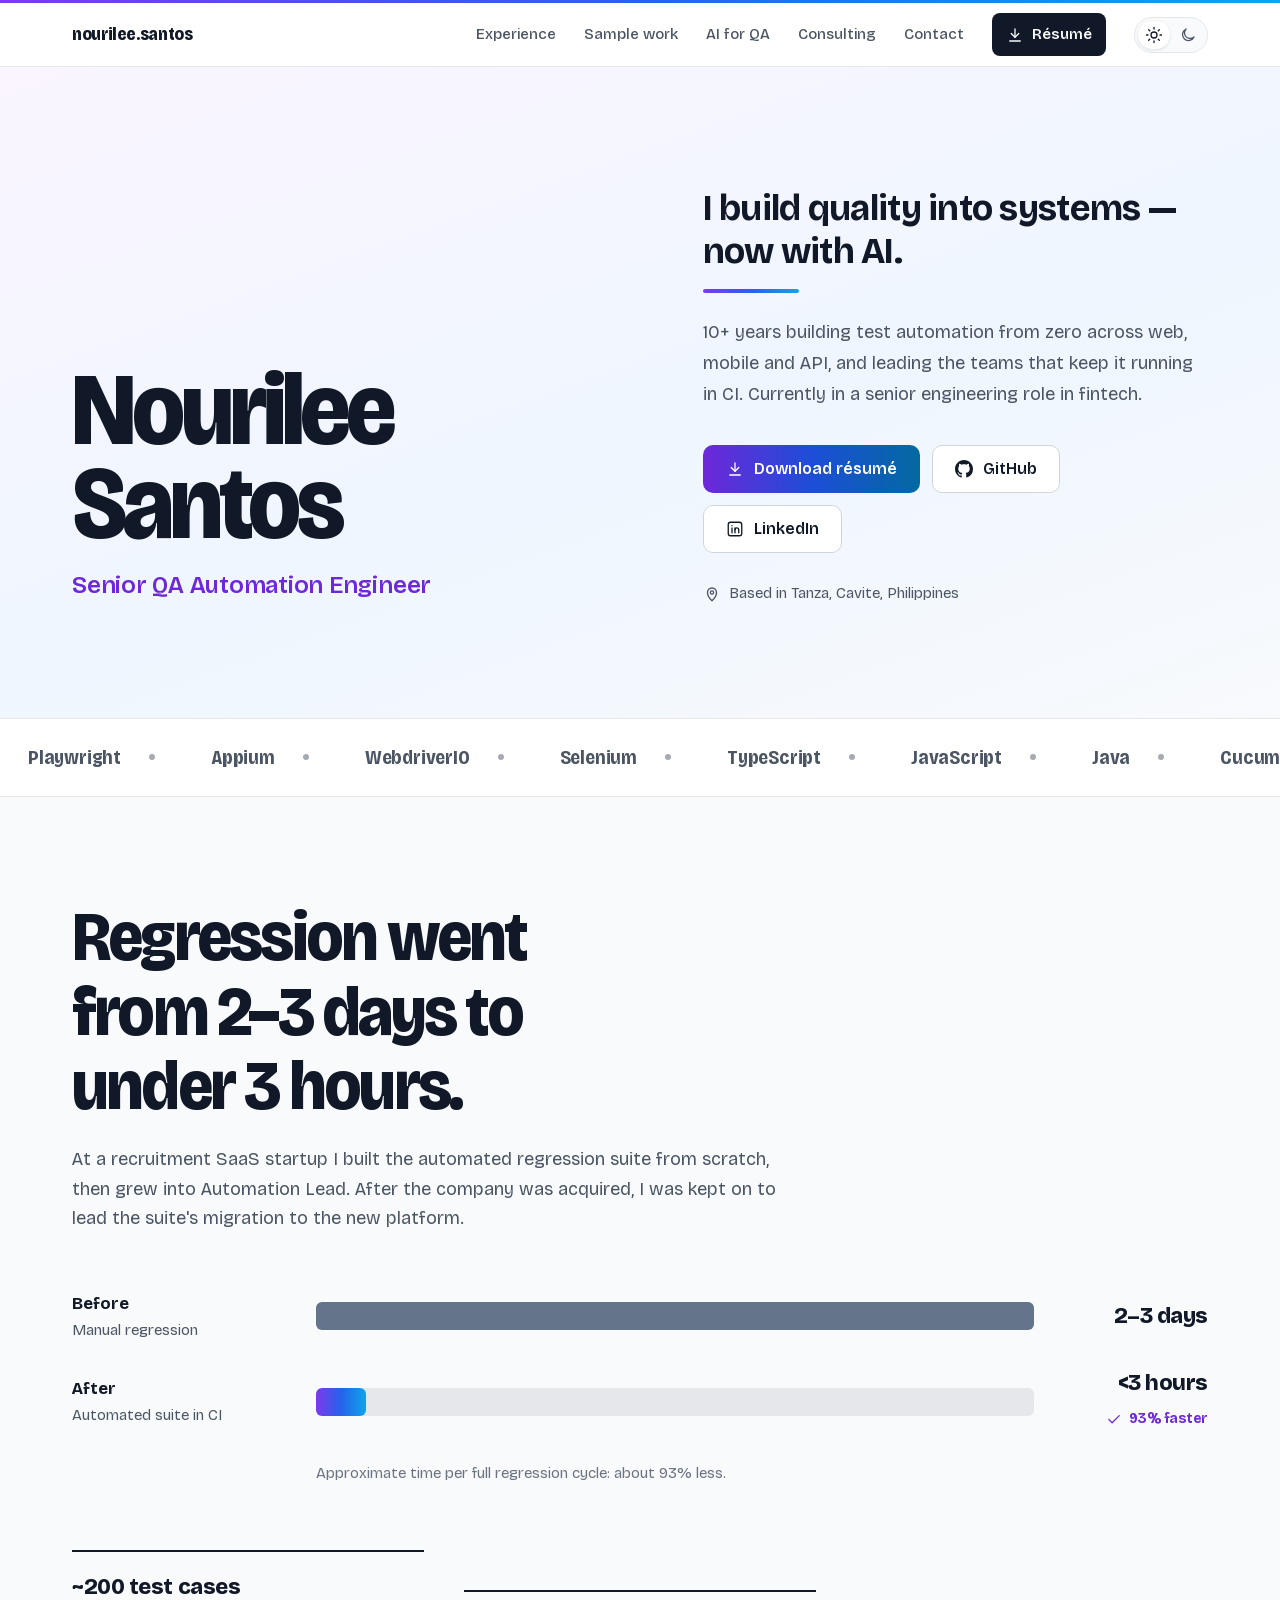
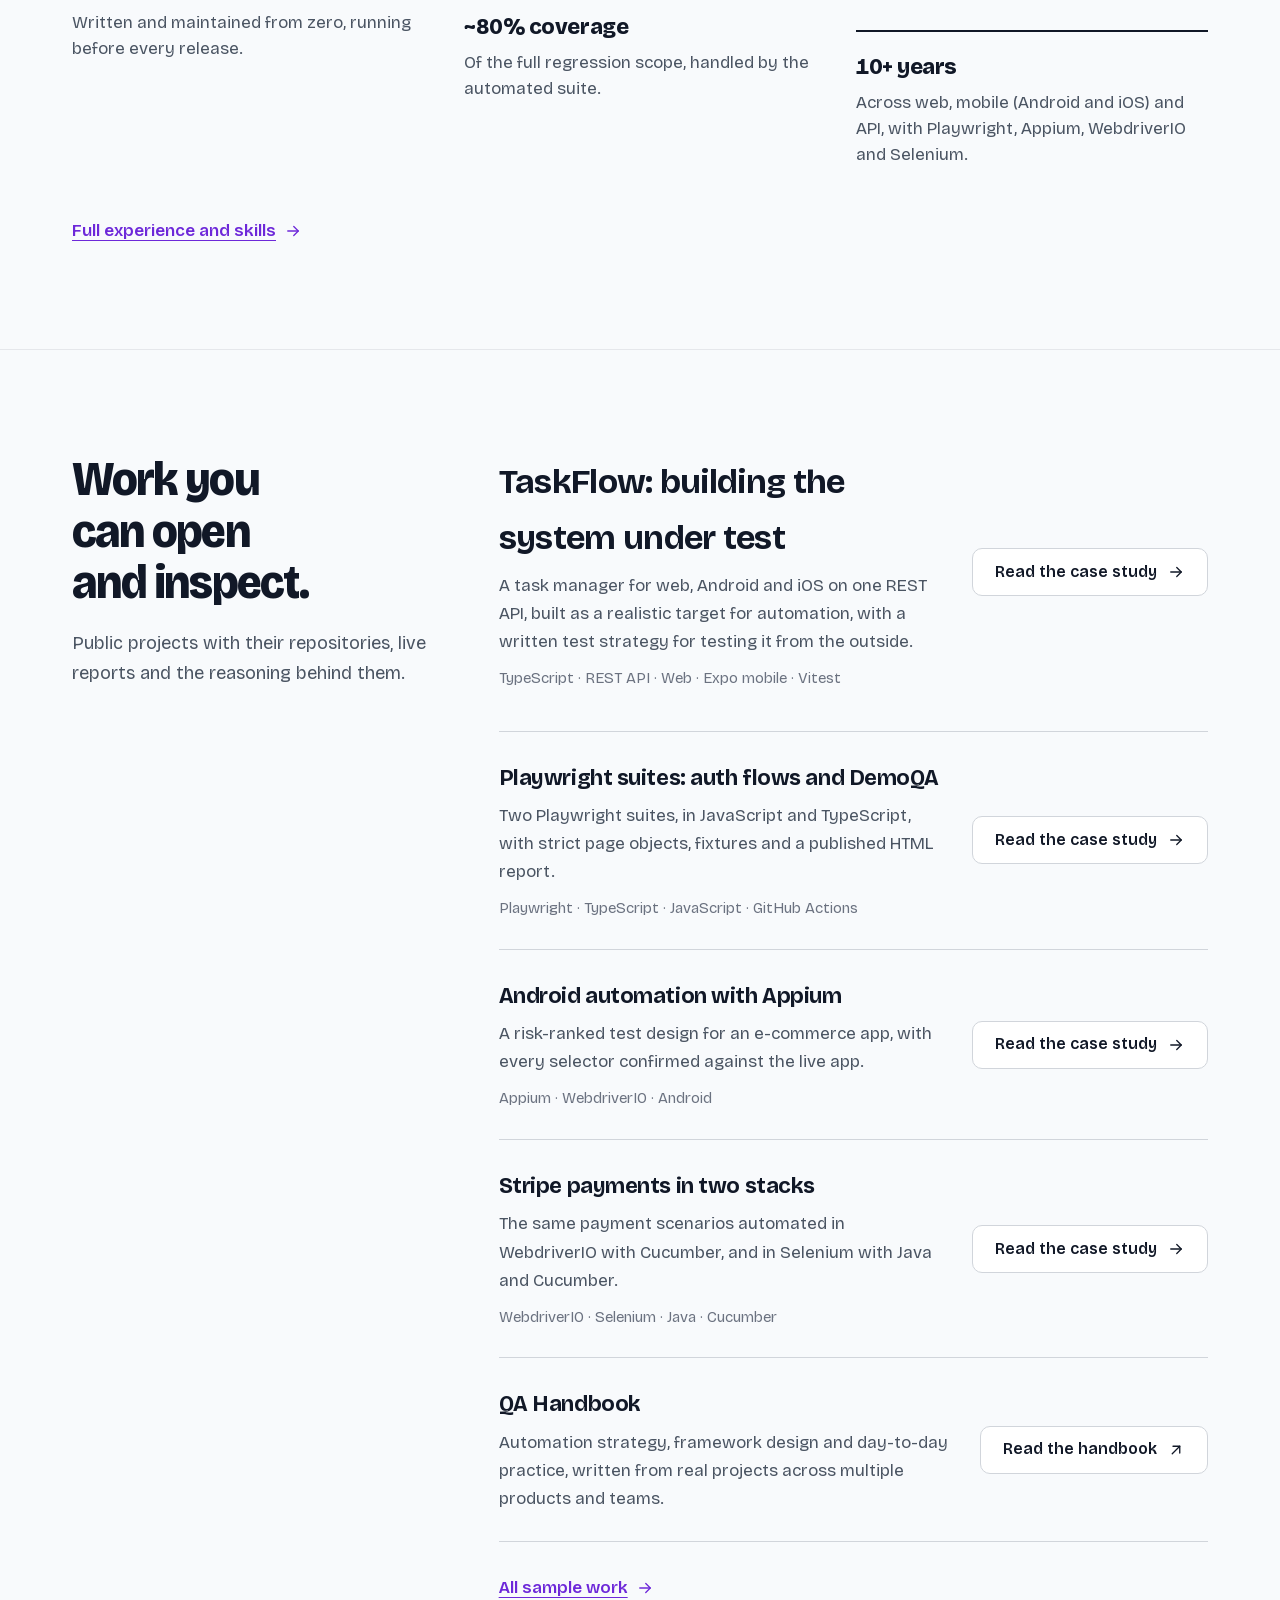
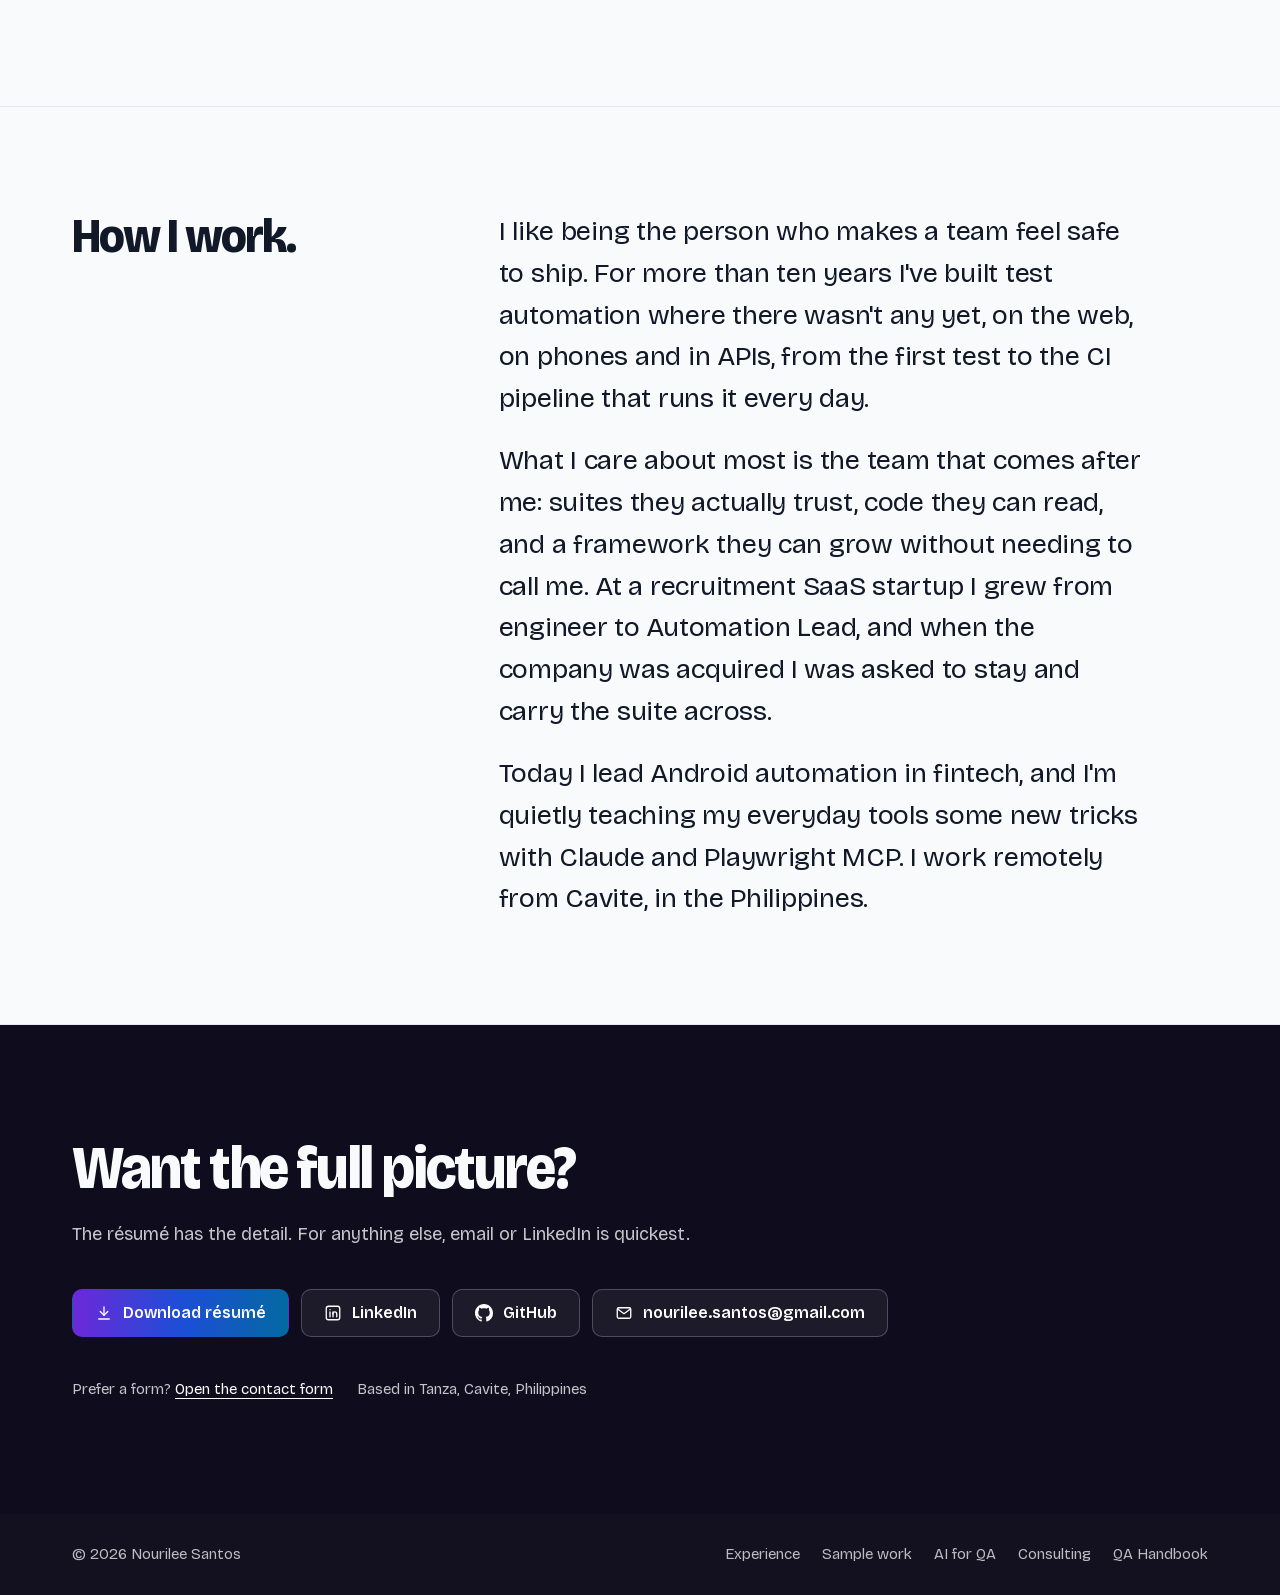
<file: index.html>
<!DOCTYPE html>
<html lang="en">
<head>
  <meta charset="utf-8" />
  <meta name="viewport" content="width=device-width, initial-scale=1" />
  <link rel="icon" href="assets/favicon.svg" type="image/svg+xml" />
  <link rel="icon" href="assets/favicon-32x32.png" type="image/png" sizes="32x32" />
  <link rel="apple-touch-icon" href="assets/apple-touch-icon.png" />
  <title>Nourilee Santos — Senior QA Automation Engineer</title>
  <meta name="description" content="Senior QA Automation Engineer with 10+ years building test automation from zero across web, mobile and API. Regression cut from 2–3 days to under 3 hours." />
  <meta property="og:title" content="Nourilee Santos — Senior QA Automation Engineer" />
  <meta property="og:description" content="Senior QA Automation Engineer with 10+ years building test automation from zero across web, mobile and API. Regression cut from 2–3 days to under 3 hours." />
  <meta property="og:image" content="https://nourilee.github.io/about-me/images/og-image.jpg" />
  <meta property="og:image:width" content="1200" />
  <meta property="og:image:height" content="630" />
  <meta property="og:url" content="https://nourilee.github.io/about-me" />
  <meta name="twitter:card" content="summary_large_image" />
  <meta name="color-scheme" content="light dark" />
  <link rel="preload" href="assets/fonts/bricolage-grotesque-latin.woff2" as="font" type="font/woff2" crossorigin />
  <link rel="stylesheet" href="assets/css/main.css?v=20261107" />
  <script src="assets/js/theme.js?v=20261107"></script>
  <script async src="https://www.googletagmanager.com/gtag/js?id=G-QLPSYLTSFE"></script>
  <script>window.dataLayer=window.dataLayer||[];function gtag(){dataLayer.push(arguments);}gtag('js',new Date());gtag('config','G-QLPSYLTSFE');</script>
  <script>(function(c,l,a,r,i,t,y){c[a]=c[a]||function(){(c[a].q=c[a].q||[]).push(arguments)};t=l.createElement(r);t.async=1;t.src="https://www.clarity.ms/tag/"+i;y=l.getElementsByTagName(r)[0];y.parentNode.insertBefore(t,y);})(window,document,"clarity","script","x5ssmabeig");</script>
</head>
<body>

  <svg width="0" height="0" style="position:absolute" aria-hidden="true" focusable="false">
    <symbol id="i-download" viewBox="0 0 24 24"><path d="M12 4v11"/><path d="m7 10 5 5 5-5"/><path d="M5 20h14"/></symbol>
    <symbol id="i-arrow" viewBox="0 0 24 24"><path d="M7 17 17 7"/><path d="M8 7h9v9"/></symbol>
    <symbol id="i-right" viewBox="0 0 24 24"><path d="M5 12h14"/><path d="m13 6 6 6-6 6"/></symbol>
    <symbol id="i-linkedin" viewBox="0 0 24 24"><rect x="3" y="3" width="18" height="18" rx="3"/><path d="M8 10.5V17"/><path d="M8 7.5v.01"/><path d="M12 17v-6.5"/><path d="M12 13.2c0-1.6 1.1-2.7 2.5-2.7s2.5 1 2.5 2.7V17"/></symbol>
    <symbol id="i-mail" viewBox="0 0 24 24"><rect x="3" y="5" width="18" height="14" rx="2"/><path d="m4 7 8 6 8-6"/></symbol>
    <symbol id="i-check" viewBox="0 0 24 24"><path d="m5 12.5 4.5 4.5L19 7.5"/></symbol>
    <symbol id="i-pin" viewBox="0 0 24 24"><path d="M12 21s-6-5.4-6-11a6 6 0 0 1 12 0c0 5.6-6 11-6 11z"/><circle cx="12" cy="10" r="2.2"/></symbol>
    <symbol id="i-sun" viewBox="0 0 24 24"><circle cx="12" cy="12" r="4"/><path d="M12 2v2M12 20v2M4.9 4.9l1.4 1.4M17.7 17.7l1.4 1.4M2 12h2M20 12h2M4.9 19.1l1.4-1.4M17.7 6.3l1.4-1.4"/></symbol>
    <symbol id="i-moon" viewBox="0 0 24 24"><path d="M20 14.5A8 8 0 1 1 9.5 4a6.5 6.5 0 0 0 10.5 10.5z"/></symbol>
    <symbol id="i-github" viewBox="0 0 16 16"><path d="M8 0C3.58 0 0 3.58 0 8c0 3.54 2.29 6.53 5.47 7.59.4.07.55-.17.55-.38 0-.19-.01-.82-.01-1.49-2.01.37-2.53-.49-2.69-.94-.09-.23-.48-.94-.82-1.13-.28-.15-.68-.52-.01-.53.63-.01 1.08.58 1.23.82.72 1.21 1.87.87 2.33.66.07-.52.28-.87.51-1.07-1.78-.2-3.64-.89-3.64-3.95 0-.87.31-1.59.82-2.15-.08-.2-.36-1.02.08-2.12 0 0 .67-.21 2.2.82.64-.18 1.32-.27 2-.27.68 0 1.36.09 2 .27 1.53-1.04 2.2-.82 2.2-.82.44 1.1.16 1.92.08 2.12.51.56.82 1.27.82 2.15 0 3.07-1.87 3.75-3.65 3.95.29.25.54.73.54 1.48 0 1.07-.01 1.93-.01 2.2 0 .21.15.46.55.38A8.013 8.013 0 0 0 16 8c0-4.42-3.58-8-8-8z"/></symbol>
  </svg>

  <a class="skip-link" href="#main">Skip to content</a>

  <header class="site-header">
    <div class="gradient-bar"></div>
    <nav class="nav" aria-label="Main">
      <a href="index.html" class="nav-logo" aria-current="page">nourilee.santos</a>
      <div class="nav-links" id="site-menu">
        <a href="automation.html">Experience</a>
        <a href="artifacts.html">Sample work</a>
        <a href="ai-for-qa.html">AI for QA</a>
        <a href="consulting.html">Consulting</a>
        <a href="#contact">Contact</a>
        <a href="resume.pdf" download class="nav-cta" onclick="window.gtag&&gtag('event','resume_download',{event_category:'engagement',event_label:'nav_button'})"><svg class="icon" aria-hidden="true"><use href="#i-download"/></svg>Résumé</a>
        <div class="theme-toggle" role="group" aria-label="Colour theme">
          <button type="button" data-theme="light" aria-label="Light theme" aria-pressed="false" onclick="toggleTheme('light')"><svg class="icon" aria-hidden="true"><use href="#i-sun"/></svg></button>
          <button type="button" data-theme="dark" aria-label="Dark theme" aria-pressed="false" onclick="toggleTheme('dark')"><svg class="icon" aria-hidden="true"><use href="#i-moon"/></svg></button>
        </div>
      </div>
      <button type="button" class="nav-hamburger" data-nav-toggle aria-controls="site-menu" aria-expanded="false" aria-label="Open menu">
        <span></span><span></span><span></span>
      </button>
    </nav>
  </header>

  <main id="main">

    <section class="hero" aria-labelledby="intro-title">
      <div class="wrap">
        <h1 id="intro-title">
          <span class="hero-name">Nourilee Santos</span>
          <span class="hero-role">Senior QA Automation Engineer</span>
        </h1>
        <div class="hero-copy">
        <p class="tagline">I build quality into systems&nbsp;— now with AI.</p>
        <p class="lead">10+ years building test automation from zero across web, mobile and API, and leading the teams that keep it running in CI. Currently in a senior engineering role in fintech.</p>
        <div class="actions">
          <a href="resume.pdf" download class="btn btn-primary" onclick="window.gtag&&gtag('event','resume_download',{event_category:'engagement',event_label:'hero_button'})"><svg class="icon" aria-hidden="true"><use href="#i-download"/></svg>Download résumé <span class="visually-hidden">(PDF)</span></a>
          <a href="https://github.com/nourilee" class="btn"><svg class="icon icon-fill" viewBox="0 0 16 16" aria-hidden="true"><use href="#i-github"/></svg>GitHub</a>
          <a href="https://www.linkedin.com/in/nourileesantos/" class="btn"><svg class="icon" aria-hidden="true"><use href="#i-linkedin"/></svg>LinkedIn</a>
        </div>
        <p class="location"><svg class="icon" aria-hidden="true"><use href="#i-pin"/></svg>Based in Tanza, Cavite, Philippines</p>
        </div>
      </div>
    </section>

    <div class="ticker" aria-label="Tools I work with">
      <div class="ticker-track">
        <ul><li>Playwright</li><li>Appium</li><li>WebdriverIO</li><li>Selenium</li><li>TypeScript</li><li>JavaScript</li><li>Java</li><li>Cucumber</li><li>Postman</li><li>GitHub Actions</li><li>Jenkins</li><li>BrowserStack</li><li>Claude</li><li>Playwright MCP</li></ul>
        <ul aria-hidden="true"><li>Playwright</li><li>Appium</li><li>WebdriverIO</li><li>Selenium</li><li>TypeScript</li><li>JavaScript</li><li>Java</li><li>Cucumber</li><li>Postman</li><li>GitHub Actions</li><li>Jenkins</li><li>BrowserStack</li><li>Claude</li><li>Playwright MCP</li></ul>
      </div>
    </div>

    <section class="section outcome" aria-labelledby="outcome-title">
      <div class="wrap">
        <h2 id="outcome-title">Regression went from <span class="nw">2–3 days</span> to <span class="nw">under 3 hours.</span></h2>
        <p class="intro">At a recruitment SaaS startup I built the automated regression suite from scratch, then grew into Automation Lead. After the company was acquired, I was kept on to lead the suite's migration to the new platform.</p>

        <figure class="compare">
          <div class="bar-row">
            <span class="bar-label"><strong>Before</strong>Manual regression</span>
            <span class="bar bar-before" aria-hidden="true"><span></span></span>
            <span class="bar-value">2–3 days</span>
          </div>
          <div class="bar-row">
            <span class="bar-label"><strong>After</strong>Automated suite in CI</span>
            <span class="bar bar-after" aria-hidden="true"><span></span></span>
            <span class="bar-value">&lt;3 hours<span class="bar-stamp"><svg class="icon" aria-hidden="true"><use href="#i-check"/></svg>93% faster</span></span>
          </div>
          <figcaption>Approximate time per full regression cycle: about 93% less.</figcaption>
        </figure>

        <ul class="facts" data-stagger>
          <li><strong>~200 test cases</strong>Written and maintained from zero, running before every release.</li>
          <li><strong>~80% coverage</strong>Of the full regression scope, handled by the automated suite.</li>
          <li><strong>10+ years</strong>Across web, mobile (Android and iOS) and API, with Playwright, Appium, WebdriverIO and Selenium.</li>
        </ul>
        <a class="more" href="automation.html">Full experience and skills <svg class="icon icon-go" aria-hidden="true"><use href="#i-right"/></svg></a>
      </div>
    </section>

    <section class="section split" aria-labelledby="proof-title">
      <div class="wrap">
        <header class="section-head">
        <h2 id="proof-title">Work you can open and inspect.</h2>
        <p class="intro">Public projects with their repositories, live reports and the reasoning behind them.</p>
        </header>
        <div class="section-body">
        <ul class="rows" data-stagger>
          <li class="featured">
            <div>
              <h3>TaskFlow: building the system under test</h3>
              <p>A task manager for web, Android and iOS on one REST API, built as a realistic target for automation, with a written test strategy for testing it from the outside.</p>
              <p class="meta">TypeScript · REST API · Web · Expo mobile · Vitest</p>
            </div>
            <div class="row-links"><a class="btn" href="artifacts.html#taskflow">Read the case study <svg class="icon icon-go" aria-hidden="true"><use href="#i-right"/></svg></a></div>
          </li>
          <li>
            <div>
              <h3>Playwright suites: auth flows and DemoQA</h3>
              <p>Two Playwright suites, in JavaScript and TypeScript, with strict page objects, fixtures and a published HTML report.</p>
              <p class="meta">Playwright · TypeScript · JavaScript · GitHub Actions</p>
            </div>
            <div class="row-links"><a class="btn" href="artifacts.html#playwright">Read the case study <svg class="icon icon-go" aria-hidden="true"><use href="#i-right"/></svg></a></div>
          </li>
          <li>
            <div>
              <h3>Android automation with Appium</h3>
              <p>A risk-ranked test design for an e-commerce app, with every selector confirmed against the live app.</p>
              <p class="meta">Appium · WebdriverIO · Android</p>
            </div>
            <div class="row-links"><a class="btn" href="artifacts.html#appium">Read the case study <svg class="icon icon-go" aria-hidden="true"><use href="#i-right"/></svg></a></div>
          </li>
          <li>
            <div>
              <h3>Stripe payments in two stacks</h3>
              <p>The same payment scenarios automated in WebdriverIO with Cucumber, and in Selenium with Java and Cucumber.</p>
              <p class="meta">WebdriverIO · Selenium · Java · Cucumber</p>
            </div>
            <div class="row-links"><a class="btn" href="artifacts.html#stripe">Read the case study <svg class="icon icon-go" aria-hidden="true"><use href="#i-right"/></svg></a></div>
          </li>
          <li>
            <div>
              <h3>QA Handbook</h3>
              <p>Automation strategy, framework design and day-to-day practice, written from real projects across multiple products and teams.</p>
            </div>
            <div class="row-links"><a class="btn" href="https://nourilee.github.io/qa-handbook">Read the handbook <svg class="icon icon-out" aria-hidden="true"><use href="#i-arrow"/></svg></a></div>
          </li>
        </ul>
        <p class="section-foot"><a class="more" href="artifacts.html">All sample work <svg class="icon icon-go" aria-hidden="true"><use href="#i-right"/></svg></a></p>
        </div>
      </div>
    </section>

    <section class="section about split" aria-labelledby="about-title">
      <div class="wrap">
        <header class="section-head">
        <h2 id="about-title">How I work.</h2>
        </header>
        <div class="section-body">
        <p>I like being the person who makes a team feel safe to ship. For more than ten years I've built test automation where there wasn't any yet, on the web, on phones and in APIs, from the first test to the CI pipeline that runs it every day.</p>
        <p>What I care about most is the team that comes after me: suites they actually trust, code they can read, and a framework they can grow without needing to call me. At a recruitment SaaS startup I grew from engineer to Automation Lead, and when the company was acquired I was asked to stay and carry the suite across.</p>
        <p>Today I lead Android automation in fintech, and I'm quietly teaching my everyday tools some new tricks with Claude and Playwright MCP. I work remotely from Cavite, in the Philippines.</p>
        </div>
      </div>
    </section>

    <section class="close" id="contact" aria-labelledby="close-title">
      <div class="wrap">
        <h2 id="close-title">Want the full picture?</h2>
        <p class="intro">The résumé has the detail. For anything else, email or LinkedIn is quickest.</p>
        <div class="actions">
          <a href="resume.pdf" download class="btn btn-primary" onclick="window.gtag&&gtag('event','resume_download',{event_category:'engagement',event_label:'contact_button'})"><svg class="icon" aria-hidden="true"><use href="#i-download"/></svg>Download résumé <span class="visually-hidden">(PDF)</span></a>
          <a href="https://www.linkedin.com/in/nourileesantos/" class="btn"><svg class="icon" aria-hidden="true"><use href="#i-linkedin"/></svg>LinkedIn</a>
          <a href="https://github.com/nourilee" class="btn"><svg class="icon icon-fill" viewBox="0 0 16 16" aria-hidden="true"><use href="#i-github"/></svg>GitHub</a>
          <a href="mailto:nourilee.santos@gmail.com" class="btn"><svg class="icon" aria-hidden="true"><use href="#i-mail"/></svg>nourilee.santos@gmail.com</a>
        </div>
        <p class="close-note">
          <span>Prefer a form? <a href="https://docs.google.com/forms/d/e/1FAIpQLSe_8wTMM2lC1-4fJjQP-noMIxIu-p00ivH3nninkP90zPvbiA/viewform">Open the contact form</a></span>
          <span>Based in Tanza, Cavite, Philippines</span>
        </p>
      </div>
    </section>

  </main>

  <footer class="site-footer">
    <span>© 2026 Nourilee Santos</span>
    <nav aria-label="Footer">
      <a href="automation.html">Experience</a>
      <a href="artifacts.html">Sample work</a>
      <a href="ai-for-qa.html">AI for QA</a>
      <a href="consulting.html">Consulting</a>
      <a href="https://nourilee.github.io/qa-handbook">QA Handbook</a>
    </nav>
  </footer>

</body>
</html>
</file>
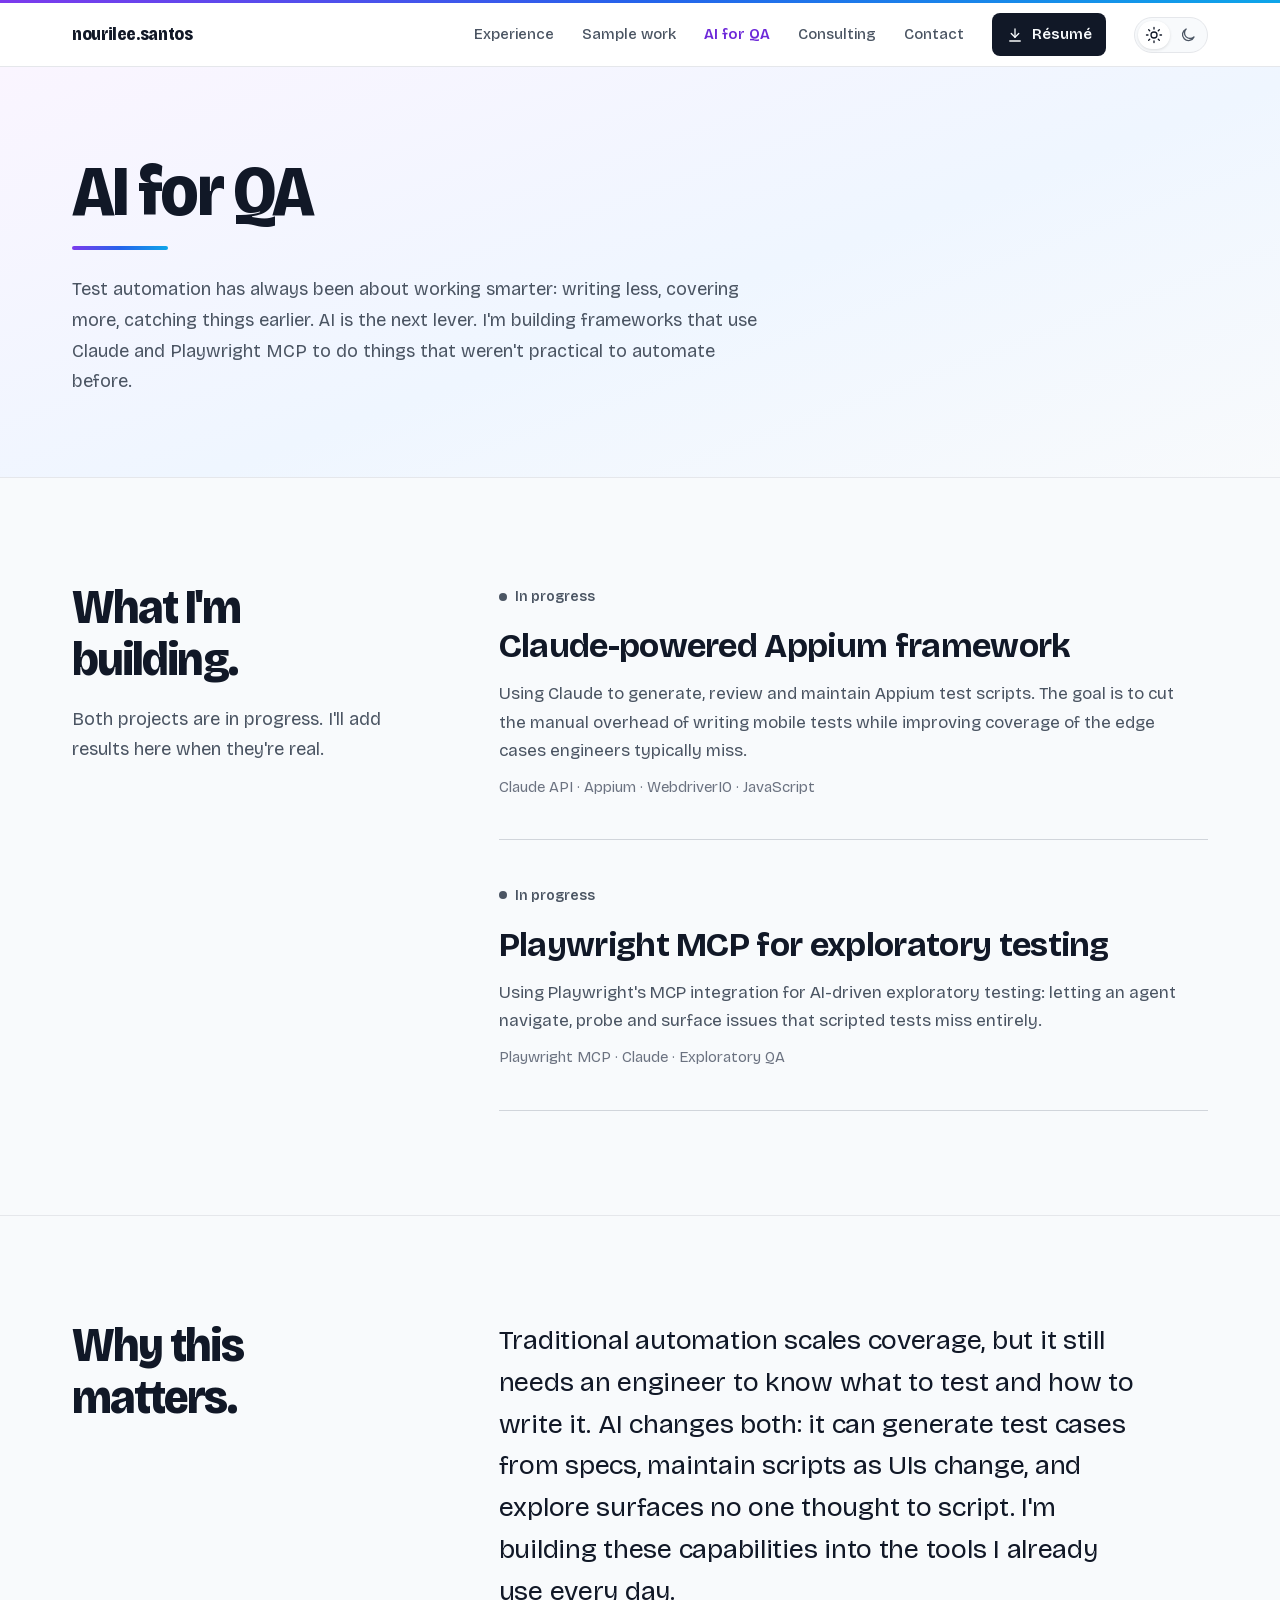
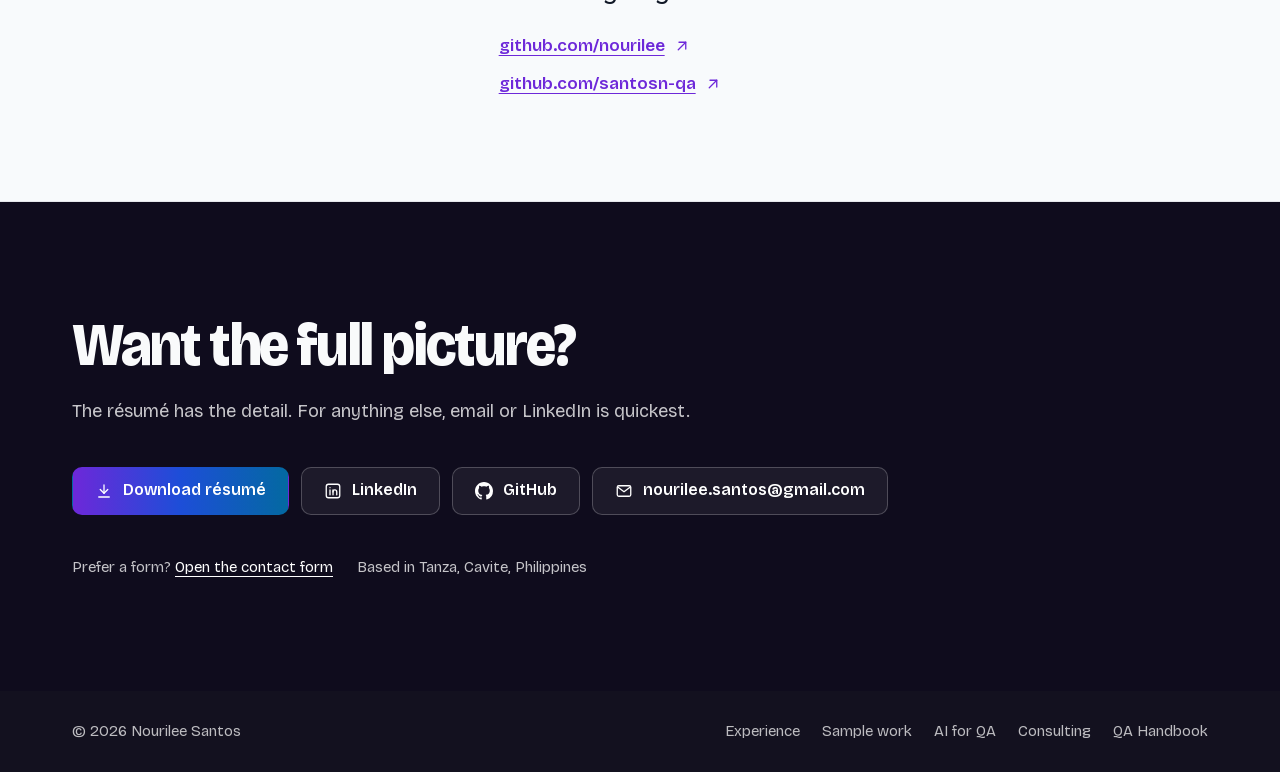
<file: ai-for-qa.html>
<!DOCTYPE html>
<html lang="en">
<head>
  <meta charset="utf-8" />
  <meta name="viewport" content="width=device-width, initial-scale=1" />
  <link rel="icon" href="assets/favicon.svg" type="image/svg+xml" />
  <link rel="icon" href="assets/favicon-32x32.png" type="image/png" sizes="32x32" />
  <link rel="apple-touch-icon" href="assets/apple-touch-icon.png" />
  <title>AI for QA — Nourilee Santos</title>
  <meta name="description" content="In-progress work using Claude and Playwright MCP for AI-assisted test generation and exploratory testing." />
  <meta property="og:title" content="AI for QA — Nourilee Santos" />
  <meta property="og:description" content="In-progress work using Claude and Playwright MCP for AI-assisted test generation and exploratory testing." />
  <meta property="og:image" content="https://nourilee.github.io/about-me/images/og-image.jpg" />
  <meta property="og:image:width" content="1200" />
  <meta property="og:image:height" content="630" />
  <meta property="og:url" content="https://nourilee.github.io/about-me/ai-for-qa.html" />
  <meta name="twitter:card" content="summary_large_image" />
  <meta name="color-scheme" content="light dark" />
  <link rel="preload" href="assets/fonts/bricolage-grotesque-latin.woff2" as="font" type="font/woff2" crossorigin />
  <link rel="stylesheet" href="assets/css/main.css?v=20261107" />
  <script src="assets/js/theme.js?v=20261107"></script>
  <script async src="https://www.googletagmanager.com/gtag/js?id=G-QLPSYLTSFE"></script>
  <script>window.dataLayer=window.dataLayer||[];function gtag(){dataLayer.push(arguments);}gtag('js',new Date());gtag('config','G-QLPSYLTSFE');</script>
  <script>(function(c,l,a,r,i,t,y){c[a]=c[a]||function(){(c[a].q=c[a].q||[]).push(arguments)};t=l.createElement(r);t.async=1;t.src="https://www.clarity.ms/tag/"+i;y=l.getElementsByTagName(r)[0];y.parentNode.insertBefore(t,y);})(window,document,"clarity","script","x5ssmabeig");</script>
</head>
<body>

  <svg width="0" height="0" style="position:absolute" aria-hidden="true" focusable="false">
    <symbol id="i-download" viewBox="0 0 24 24"><path d="M12 4v11"/><path d="m7 10 5 5 5-5"/><path d="M5 20h14"/></symbol>
    <symbol id="i-arrow" viewBox="0 0 24 24"><path d="M7 17 17 7"/><path d="M8 7h9v9"/></symbol>
    <symbol id="i-right" viewBox="0 0 24 24"><path d="M5 12h14"/><path d="m13 6 6 6-6 6"/></symbol>
    <symbol id="i-linkedin" viewBox="0 0 24 24"><rect x="3" y="3" width="18" height="18" rx="3"/><path d="M8 10.5V17"/><path d="M8 7.5v.01"/><path d="M12 17v-6.5"/><path d="M12 13.2c0-1.6 1.1-2.7 2.5-2.7s2.5 1 2.5 2.7V17"/></symbol>
    <symbol id="i-mail" viewBox="0 0 24 24"><rect x="3" y="5" width="18" height="14" rx="2"/><path d="m4 7 8 6 8-6"/></symbol>
    <symbol id="i-check" viewBox="0 0 24 24"><path d="m5 12.5 4.5 4.5L19 7.5"/></symbol>
    <symbol id="i-pin" viewBox="0 0 24 24"><path d="M12 21s-6-5.4-6-11a6 6 0 0 1 12 0c0 5.6-6 11-6 11z"/><circle cx="12" cy="10" r="2.2"/></symbol>
    <symbol id="i-sun" viewBox="0 0 24 24"><circle cx="12" cy="12" r="4"/><path d="M12 2v2M12 20v2M4.9 4.9l1.4 1.4M17.7 17.7l1.4 1.4M2 12h2M20 12h2M4.9 19.1l1.4-1.4M17.7 6.3l1.4-1.4"/></symbol>
    <symbol id="i-moon" viewBox="0 0 24 24"><path d="M20 14.5A8 8 0 1 1 9.5 4a6.5 6.5 0 0 0 10.5 10.5z"/></symbol>
    <symbol id="i-github" viewBox="0 0 16 16"><path d="M8 0C3.58 0 0 3.58 0 8c0 3.54 2.29 6.53 5.47 7.59.4.07.55-.17.55-.38 0-.19-.01-.82-.01-1.49-2.01.37-2.53-.49-2.69-.94-.09-.23-.48-.94-.82-1.13-.28-.15-.68-.52-.01-.53.63-.01 1.08.58 1.23.82.72 1.21 1.87.87 2.33.66.07-.52.28-.87.51-1.07-1.78-.2-3.64-.89-3.64-3.95 0-.87.31-1.59.82-2.15-.08-.2-.36-1.02.08-2.12 0 0 .67-.21 2.2.82.64-.18 1.32-.27 2-.27.68 0 1.36.09 2 .27 1.53-1.04 2.2-.82 2.2-.82.44 1.1.16 1.92.08 2.12.51.56.82 1.27.82 2.15 0 3.07-1.87 3.75-3.65 3.95.29.25.54.73.54 1.48 0 1.07-.01 1.93-.01 2.2 0 .21.15.46.55.38A8.013 8.013 0 0 0 16 8c0-4.42-3.58-8-8-8z"/></symbol>
  </svg>

  <a class="skip-link" href="#main">Skip to content</a>

  <header class="site-header">
    <div class="gradient-bar"></div>
    <nav class="nav" aria-label="Main">
      <a href="index.html" class="nav-logo">nourilee.santos</a>
      <div class="nav-links" id="site-menu">
        <a href="automation.html">Experience</a>
        <a href="artifacts.html">Sample work</a>
        <a href="ai-for-qa.html" aria-current="page">AI for QA</a>
        <a href="consulting.html">Consulting</a>
        <a href="index.html#contact">Contact</a>
        <a href="resume.pdf" download class="nav-cta" onclick="window.gtag&&gtag('event','resume_download',{event_category:'engagement',event_label:'nav_button'})"><svg class="icon" aria-hidden="true"><use href="#i-download"/></svg>Résumé</a>
        <div class="theme-toggle" role="group" aria-label="Colour theme">
          <button type="button" data-theme="light" aria-label="Light theme" aria-pressed="false" onclick="toggleTheme('light')"><svg class="icon" aria-hidden="true"><use href="#i-sun"/></svg></button>
          <button type="button" data-theme="dark" aria-label="Dark theme" aria-pressed="false" onclick="toggleTheme('dark')"><svg class="icon" aria-hidden="true"><use href="#i-moon"/></svg></button>
        </div>
      </div>
      <button type="button" class="nav-hamburger" data-nav-toggle aria-controls="site-menu" aria-expanded="false" aria-label="Open menu">
        <span></span><span></span><span></span>
      </button>
    </nav>
  </header>

  <main id="main">

    <section class="page-hero" aria-labelledby="page-title">
      <div class="wrap">
        <h1 id="page-title">AI for QA</h1>
        <p class="lead">Test automation has always been about working smarter: writing less, covering more, catching things earlier. AI is the next lever. I'm building frameworks that use Claude and Playwright MCP to do things that weren't practical to automate before.</p>
      </div>
    </section>

    <section class="section split" aria-labelledby="building-title">
      <div class="wrap">
        <header class="section-head">
        <h2 id="building-title">What I'm building.</h2>
        <p class="intro">Both projects are in progress. I'll add results here when they're real.</p>
        </header>
        <div class="section-body">
        <ul class="rows" data-stagger>
          <li class="featured">
            <div>
              <p class="status">In progress</p>
              <h3>Claude-powered Appium framework</h3>
              <p>Using Claude to generate, review and maintain Appium test scripts. The goal is to cut the manual overhead of writing mobile tests while improving coverage of the edge cases engineers typically miss.</p>
              <p class="meta">Claude API · Appium · WebdriverIO · JavaScript</p>
            </div>
          </li>
          <li class="featured">
            <div>
              <p class="status">In progress</p>
              <h3>Playwright MCP for exploratory testing</h3>
              <p>Using Playwright's MCP integration for AI-driven exploratory testing: letting an agent navigate, probe and surface issues that scripted tests miss entirely.</p>
              <p class="meta">Playwright MCP · Claude · Exploratory QA</p>
            </div>
          </li>
        </ul>
        </div>
      </div>
    </section>

    <section class="section about split" aria-labelledby="why-title">
      <div class="wrap">
        <header class="section-head">
        <h2 id="why-title">Why this matters.</h2>
        </header>
        <div class="section-body">
        <p>Traditional automation scales coverage, but it still needs an engineer to know what to test and how to write it. AI changes both: it can generate test cases from specs, maintain scripts as UIs change, and explore surfaces no one thought to script. I'm building these capabilities into the tools I already use every day.</p>
        <p class="section-foot">
          <a class="more" href="https://github.com/nourilee">github.com/nourilee <svg class="icon icon-out" aria-hidden="true"><use href="#i-arrow"/></svg></a>
          <a class="more" href="https://github.com/santosn-qa">github.com/santosn-qa <svg class="icon icon-out" aria-hidden="true"><use href="#i-arrow"/></svg></a>
        </p>
        </div>
      </div>
    </section>

    <section class="close" aria-labelledby="close-title">
      <div class="wrap">
        <h2 id="close-title">Want the full picture?</h2>
        <p class="intro">The résumé has the detail. For anything else, email or LinkedIn is quickest.</p>
        <div class="actions">
          <a href="resume.pdf" download class="btn btn-primary" onclick="window.gtag&&gtag('event','resume_download',{event_category:'engagement',event_label:'contact_button'})"><svg class="icon" aria-hidden="true"><use href="#i-download"/></svg>Download résumé <span class="visually-hidden">(PDF)</span></a>
          <a href="https://www.linkedin.com/in/nourileesantos/" class="btn"><svg class="icon" aria-hidden="true"><use href="#i-linkedin"/></svg>LinkedIn</a>
          <a href="https://github.com/nourilee" class="btn"><svg class="icon icon-fill" viewBox="0 0 16 16" aria-hidden="true"><use href="#i-github"/></svg>GitHub</a>
          <a href="mailto:nourilee.santos@gmail.com" class="btn"><svg class="icon" aria-hidden="true"><use href="#i-mail"/></svg>nourilee.santos@gmail.com</a>
        </div>
        <p class="close-note">
          <span>Prefer a form? <a href="https://docs.google.com/forms/d/e/1FAIpQLSe_8wTMM2lC1-4fJjQP-noMIxIu-p00ivH3nninkP90zPvbiA/viewform">Open the contact form</a></span>
          <span>Based in Tanza, Cavite, Philippines</span>
        </p>
      </div>
    </section>

  </main>

  <footer class="site-footer">
    <span>© 2026 Nourilee Santos</span>
    <nav aria-label="Footer">
      <a href="automation.html">Experience</a>
      <a href="artifacts.html">Sample work</a>
      <a href="ai-for-qa.html">AI for QA</a>
      <a href="consulting.html">Consulting</a>
      <a href="https://nourilee.github.io/qa-handbook">QA Handbook</a>
    </nav>
  </footer>

</body>
</html>
</file>
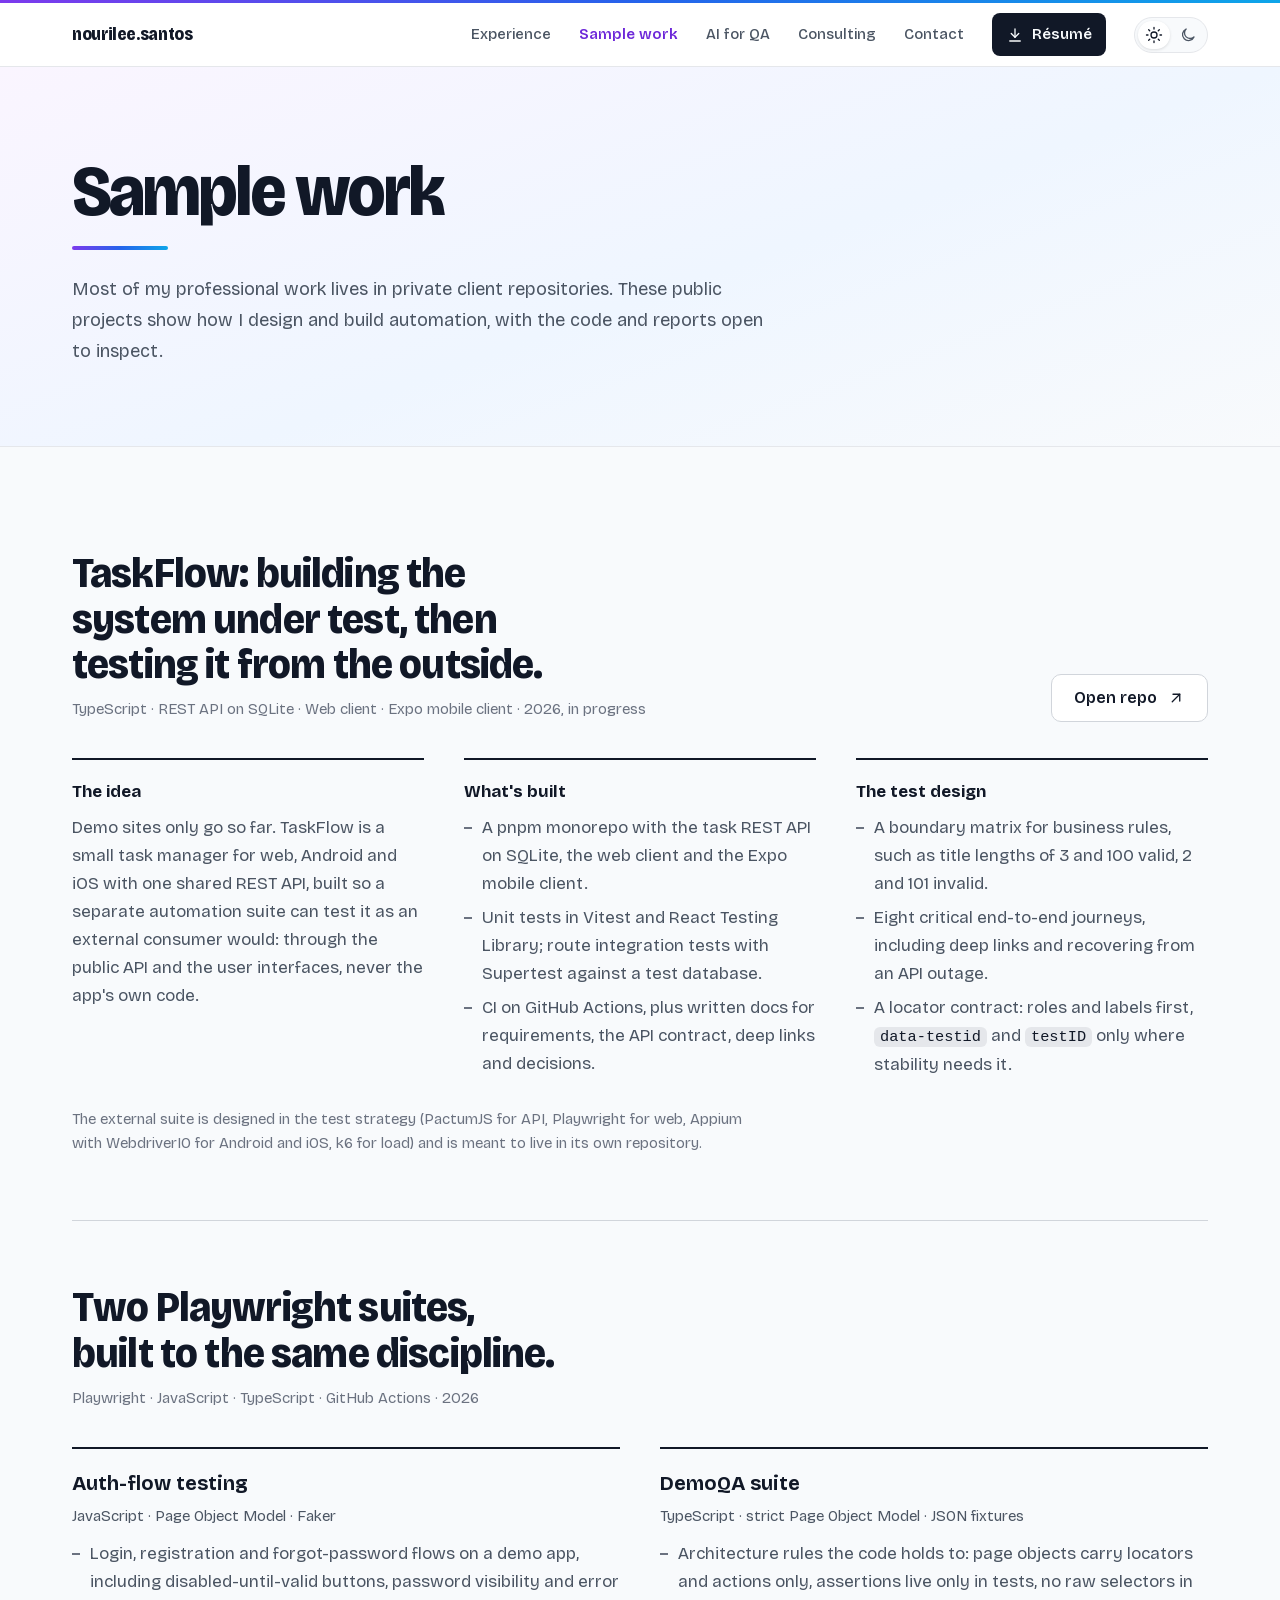
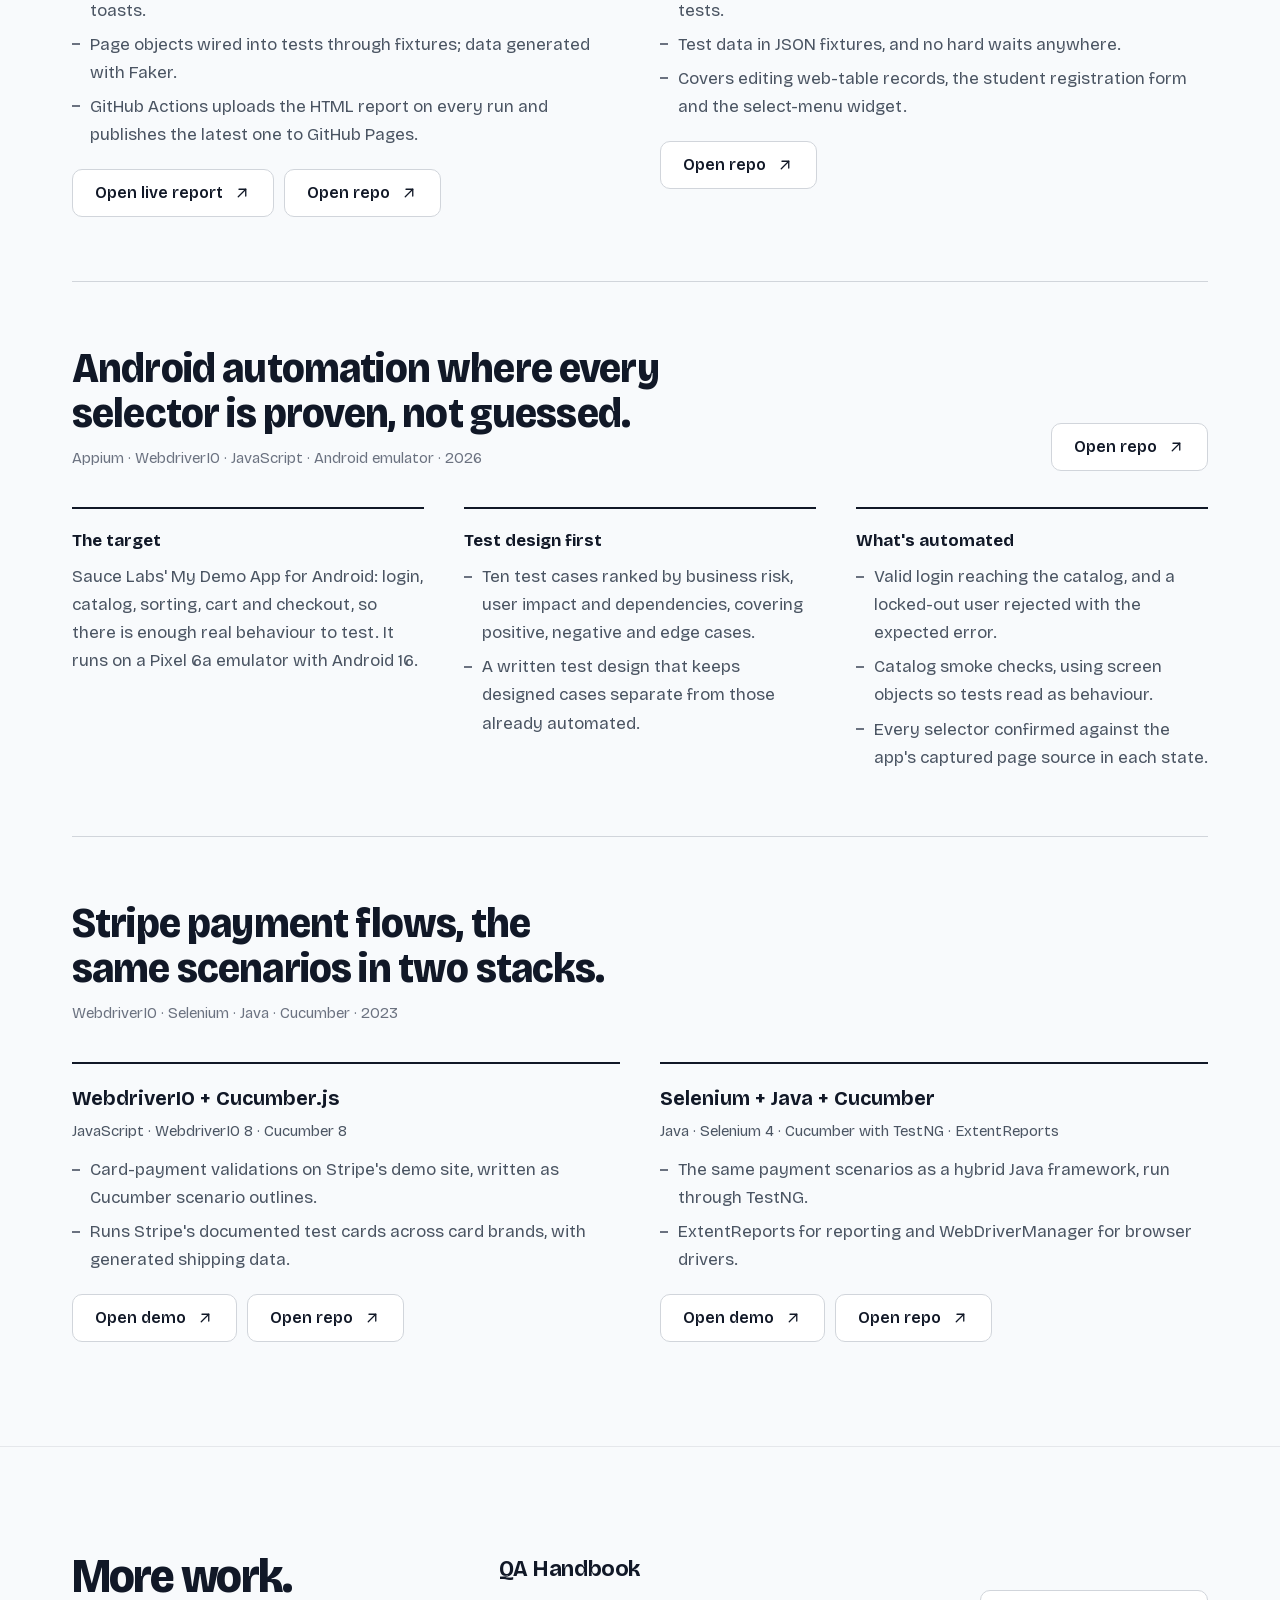
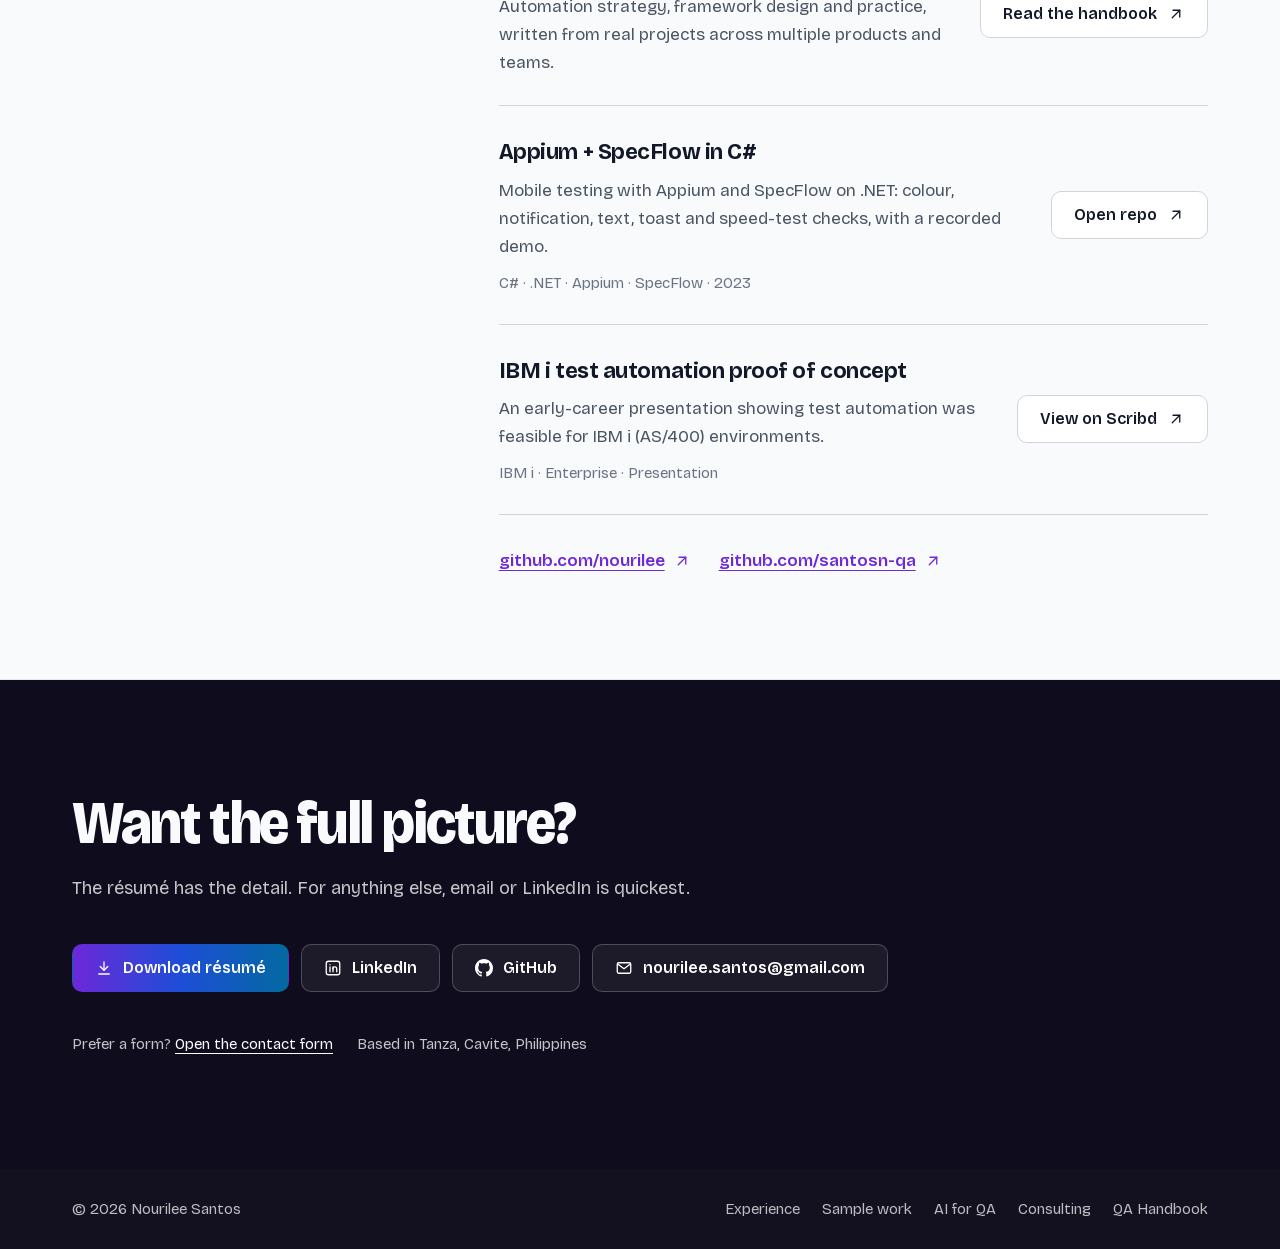
<file: artifacts.html>
<!DOCTYPE html>
<html lang="en">
<head>
  <meta charset="utf-8" />
  <meta name="viewport" content="width=device-width, initial-scale=1" />
  <link rel="icon" href="assets/favicon.svg" type="image/svg+xml" />
  <link rel="icon" href="assets/favicon-32x32.png" type="image/png" sizes="32x32" />
  <link rel="apple-touch-icon" href="assets/apple-touch-icon.png" />
  <title>Sample work — Nourilee Santos</title>
  <meta name="description" content="Case studies of public test automation projects: TaskFlow, Playwright suites, Android Appium and Stripe payment flows in two stacks." />
  <meta property="og:title" content="Sample work — Nourilee Santos" />
  <meta property="og:description" content="Case studies of public test automation projects: TaskFlow, Playwright suites, Android Appium and Stripe payment flows in two stacks." />
  <meta property="og:image" content="https://nourilee.github.io/about-me/images/og-image.jpg" />
  <meta property="og:image:width" content="1200" />
  <meta property="og:image:height" content="630" />
  <meta property="og:url" content="https://nourilee.github.io/about-me/artifacts.html" />
  <meta name="twitter:card" content="summary_large_image" />
  <meta name="color-scheme" content="light dark" />
  <link rel="preload" href="assets/fonts/bricolage-grotesque-latin.woff2" as="font" type="font/woff2" crossorigin />
  <link rel="stylesheet" href="assets/css/main.css?v=20261107" />
  <script src="assets/js/theme.js?v=20261107"></script>
  <script async src="https://www.googletagmanager.com/gtag/js?id=G-QLPSYLTSFE"></script>
  <script>window.dataLayer=window.dataLayer||[];function gtag(){dataLayer.push(arguments);}gtag('js',new Date());gtag('config','G-QLPSYLTSFE');</script>
  <script>(function(c,l,a,r,i,t,y){c[a]=c[a]||function(){(c[a].q=c[a].q||[]).push(arguments)};t=l.createElement(r);t.async=1;t.src="https://www.clarity.ms/tag/"+i;y=l.getElementsByTagName(r)[0];y.parentNode.insertBefore(t,y);})(window,document,"clarity","script","x5ssmabeig");</script>
</head>
<body>

  <svg width="0" height="0" style="position:absolute" aria-hidden="true" focusable="false">
    <symbol id="i-download" viewBox="0 0 24 24"><path d="M12 4v11"/><path d="m7 10 5 5 5-5"/><path d="M5 20h14"/></symbol>
    <symbol id="i-arrow" viewBox="0 0 24 24"><path d="M7 17 17 7"/><path d="M8 7h9v9"/></symbol>
    <symbol id="i-right" viewBox="0 0 24 24"><path d="M5 12h14"/><path d="m13 6 6 6-6 6"/></symbol>
    <symbol id="i-linkedin" viewBox="0 0 24 24"><rect x="3" y="3" width="18" height="18" rx="3"/><path d="M8 10.5V17"/><path d="M8 7.5v.01"/><path d="M12 17v-6.5"/><path d="M12 13.2c0-1.6 1.1-2.7 2.5-2.7s2.5 1 2.5 2.7V17"/></symbol>
    <symbol id="i-mail" viewBox="0 0 24 24"><rect x="3" y="5" width="18" height="14" rx="2"/><path d="m4 7 8 6 8-6"/></symbol>
    <symbol id="i-check" viewBox="0 0 24 24"><path d="m5 12.5 4.5 4.5L19 7.5"/></symbol>
    <symbol id="i-pin" viewBox="0 0 24 24"><path d="M12 21s-6-5.4-6-11a6 6 0 0 1 12 0c0 5.6-6 11-6 11z"/><circle cx="12" cy="10" r="2.2"/></symbol>
    <symbol id="i-sun" viewBox="0 0 24 24"><circle cx="12" cy="12" r="4"/><path d="M12 2v2M12 20v2M4.9 4.9l1.4 1.4M17.7 17.7l1.4 1.4M2 12h2M20 12h2M4.9 19.1l1.4-1.4M17.7 6.3l1.4-1.4"/></symbol>
    <symbol id="i-moon" viewBox="0 0 24 24"><path d="M20 14.5A8 8 0 1 1 9.5 4a6.5 6.5 0 0 0 10.5 10.5z"/></symbol>
    <symbol id="i-github" viewBox="0 0 16 16"><path d="M8 0C3.58 0 0 3.58 0 8c0 3.54 2.29 6.53 5.47 7.59.4.07.55-.17.55-.38 0-.19-.01-.82-.01-1.49-2.01.37-2.53-.49-2.69-.94-.09-.23-.48-.94-.82-1.13-.28-.15-.68-.52-.01-.53.63-.01 1.08.58 1.23.82.72 1.21 1.87.87 2.33.66.07-.52.28-.87.51-1.07-1.78-.2-3.64-.89-3.64-3.95 0-.87.31-1.59.82-2.15-.08-.2-.36-1.02.08-2.12 0 0 .67-.21 2.2.82.64-.18 1.32-.27 2-.27.68 0 1.36.09 2 .27 1.53-1.04 2.2-.82 2.2-.82.44 1.1.16 1.92.08 2.12.51.56.82 1.27.82 2.15 0 3.07-1.87 3.75-3.65 3.95.29.25.54.73.54 1.48 0 1.07-.01 1.93-.01 2.2 0 .21.15.46.55.38A8.013 8.013 0 0 0 16 8c0-4.42-3.58-8-8-8z"/></symbol>
  </svg>

  <a class="skip-link" href="#main">Skip to content</a>

  <header class="site-header">
    <div class="gradient-bar"></div>
    <nav class="nav" aria-label="Main">
      <a href="index.html" class="nav-logo">nourilee.santos</a>
      <div class="nav-links" id="site-menu">
        <a href="automation.html">Experience</a>
        <a href="artifacts.html" aria-current="page">Sample work</a>
        <a href="ai-for-qa.html">AI for QA</a>
        <a href="consulting.html">Consulting</a>
        <a href="index.html#contact">Contact</a>
        <a href="resume.pdf" download class="nav-cta" onclick="window.gtag&&gtag('event','resume_download',{event_category:'engagement',event_label:'nav_button'})"><svg class="icon" aria-hidden="true"><use href="#i-download"/></svg>Résumé</a>
        <div class="theme-toggle" role="group" aria-label="Colour theme">
          <button type="button" data-theme="light" aria-label="Light theme" aria-pressed="false" onclick="toggleTheme('light')"><svg class="icon" aria-hidden="true"><use href="#i-sun"/></svg></button>
          <button type="button" data-theme="dark" aria-label="Dark theme" aria-pressed="false" onclick="toggleTheme('dark')"><svg class="icon" aria-hidden="true"><use href="#i-moon"/></svg></button>
        </div>
      </div>
      <button type="button" class="nav-hamburger" data-nav-toggle aria-controls="site-menu" aria-expanded="false" aria-label="Open menu">
        <span></span><span></span><span></span>
      </button>
    </nav>
  </header>

  <main id="main">

    <section class="page-hero" aria-labelledby="page-title">
      <div class="wrap">
        <h1 id="page-title">Sample work</h1>
        <p class="lead">Most of my professional work lives in private client repositories. These public projects show how I design and build automation, with the code and reports open to inspect.</p>
      </div>
    </section>

    <section class="section" aria-label="Case studies">
      <div class="wrap">

        <article class="case" id="taskflow" aria-labelledby="taskflow-title">
          <div class="case-head">
            <div>
              <h2 id="taskflow-title">TaskFlow: building the system under test, then testing it from the outside.</h2>
              <p class="case-stack">TypeScript · REST API on SQLite · Web client · Expo mobile client · 2026, in progress</p>
            </div>
            <div class="row-links"><a class="btn" href="https://github.com/nourilee/taskflow">Open repo <svg class="icon icon-out" aria-hidden="true"><use href="#i-arrow"/></svg></a></div>
          </div>
          <div class="case-body" data-stagger>
            <div>
              <h3>The idea</h3>
              <p>Demo sites only go so far. TaskFlow is a small task manager for web, Android and iOS with one shared REST API, built so a separate automation suite can test it as an external consumer would: through the public API and the user interfaces, never the app's own code.</p>
            </div>
            <div>
              <h3>What's built</h3>
              <ul>
                <li>A pnpm monorepo with the task REST API on SQLite, the web client and the Expo mobile client.</li>
                <li>Unit tests in Vitest and React Testing Library; route integration tests with Supertest against a test database.</li>
                <li>CI on GitHub Actions, plus written docs for requirements, the API contract, deep links and decisions.</li>
              </ul>
            </div>
            <div>
              <h3>The test design</h3>
              <ul>
                <li>A boundary matrix for business rules, such as title lengths of 3 and 100 valid, 2 and 101 invalid.</li>
                <li>Eight critical end-to-end journeys, including deep links and recovering from an API outage.</li>
                <li>A locator contract: roles and labels first, <code>data-testid</code> and <code>testID</code> only where stability needs it.</li>
              </ul>
            </div>
          </div>
          <p class="case-note">The external suite is designed in the test strategy (PactumJS for API, Playwright for web, Appium with WebdriverIO for Android and iOS, k6 for load) and is meant to live in its own repository.</p>
        </article>

        <article class="case" id="playwright" aria-labelledby="playwright-title">
          <div class="case-head">
            <div>
              <h2 id="playwright-title">Two Playwright suites, built to the same discipline.</h2>
              <p class="case-stack">Playwright · JavaScript · TypeScript · GitHub Actions · 2026</p>
            </div>
          </div>
          <div class="case-pair" data-stagger>
            <div>
              <h3>Auth-flow testing</h3>
              <p class="case-stack">JavaScript · Page Object Model · Faker</p>
              <ul>
                <li>Login, registration and forgot-password flows on a demo app, including disabled-until-valid buttons, password visibility and error toasts.</li>
                <li>Page objects wired into tests through fixtures; data generated with Faker.</li>
                <li>GitHub Actions uploads the HTML report on every run and publishes the latest one to GitHub Pages.</li>
              </ul>
              <div class="row-links start"><a class="btn" href="https://nourilee.github.io/code-demo-automation/">Open live report <svg class="icon icon-out" aria-hidden="true"><use href="#i-arrow"/></svg></a><a class="btn" href="https://github.com/nourilee/code-demo-automation">Open repo <svg class="icon icon-out" aria-hidden="true"><use href="#i-arrow"/></svg></a></div>
            </div>
            <div>
              <h3>DemoQA suite</h3>
              <p class="case-stack">TypeScript · strict Page Object Model · JSON fixtures</p>
              <ul>
                <li>Architecture rules the code holds to: page objects carry locators and actions only, assertions live only in tests, no raw selectors in tests.</li>
                <li>Test data in JSON fixtures, and no hard waits anywhere.</li>
                <li>Covers editing web-table records, the student registration form and the select-menu widget.</li>
              </ul>
              <div class="row-links start"><a class="btn" href="https://github.com/santosn-qa/demo-site-automation">Open repo <svg class="icon icon-out" aria-hidden="true"><use href="#i-arrow"/></svg></a></div>
            </div>
          </div>
        </article>

        <article class="case" id="appium" aria-labelledby="appium-title">
          <div class="case-head">
            <div>
              <h2 id="appium-title">Android automation where every selector is proven, not guessed.</h2>
              <p class="case-stack">Appium · WebdriverIO · JavaScript · Android emulator · 2026</p>
            </div>
            <div class="row-links"><a class="btn" href="https://github.com/nourilee/my-demo-appium">Open repo <svg class="icon icon-out" aria-hidden="true"><use href="#i-arrow"/></svg></a></div>
          </div>
          <div class="case-body" data-stagger>
            <div>
              <h3>The target</h3>
              <p>Sauce Labs' My Demo App for Android: login, catalog, sorting, cart and checkout, so there is enough real behaviour to test. It runs on a Pixel 6a emulator with Android 16.</p>
            </div>
            <div>
              <h3>Test design first</h3>
              <ul>
                <li>Ten test cases ranked by business risk, user impact and dependencies, covering positive, negative and edge cases.</li>
                <li>A written test design that keeps designed cases separate from those already automated.</li>
              </ul>
            </div>
            <div>
              <h3>What's automated</h3>
              <ul>
                <li>Valid login reaching the catalog, and a locked-out user rejected with the expected error.</li>
                <li>Catalog smoke checks, using screen objects so tests read as behaviour.</li>
                <li>Every selector confirmed against the app's captured page source in each state.</li>
              </ul>
            </div>
          </div>
        </article>

        <article class="case" id="stripe" aria-labelledby="stripe-title">
          <div class="case-head">
            <div>
              <h2 id="stripe-title">Stripe payment flows, the same scenarios in two stacks.</h2>
              <p class="case-stack">WebdriverIO · Selenium · Java · Cucumber · 2023</p>
            </div>
          </div>
          <div class="case-pair" data-stagger>
            <div>
              <h3>WebdriverIO + Cucumber.js</h3>
              <p class="case-stack">JavaScript · WebdriverIO 8 · Cucumber 8</p>
              <ul>
                <li>Card-payment validations on Stripe's demo site, written as Cucumber scenario outlines.</li>
                <li>Runs Stripe's documented test cards across card brands, with generated shipping data.</li>
              </ul>
              <div class="row-links start"><a class="btn" href="https://santosn-qa.github.io/wdio-cucumber-js/">Open demo <svg class="icon icon-out" aria-hidden="true"><use href="#i-arrow"/></svg></a><a class="btn" href="https://github.com/santosn-qa/wdio-cucumber-js">Open repo <svg class="icon icon-out" aria-hidden="true"><use href="#i-arrow"/></svg></a></div>
            </div>
            <div>
              <h3>Selenium + Java + Cucumber</h3>
              <p class="case-stack">Java · Selenium 4 · Cucumber with TestNG · ExtentReports</p>
              <ul>
                <li>The same payment scenarios as a hybrid Java framework, run through TestNG.</li>
                <li>ExtentReports for reporting and WebDriverManager for browser drivers.</li>
              </ul>
              <div class="row-links start"><a class="btn" href="https://santosn-qa.github.io/selenium-java-cucumber/">Open demo <svg class="icon icon-out" aria-hidden="true"><use href="#i-arrow"/></svg></a><a class="btn" href="https://github.com/santosn-qa/selenium-java-cucumber">Open repo <svg class="icon icon-out" aria-hidden="true"><use href="#i-arrow"/></svg></a></div>
            </div>
          </div>
        </article>

      </div>
    </section>

    <section class="section split" aria-labelledby="more-title">
      <div class="wrap">
        <header class="section-head">
        <h2 id="more-title">More work.</h2>
        </header>
        <div class="section-body">
        <ul class="rows" data-stagger>
          <li>
            <div><h3>QA Handbook</h3><p>Automation strategy, framework design and practice, written from real projects across multiple products and teams.</p></div>
            <div class="row-links"><a class="btn" href="https://nourilee.github.io/qa-handbook">Read the handbook <svg class="icon icon-out" aria-hidden="true"><use href="#i-arrow"/></svg></a></div>
          </li>
          <li>
            <div><h3>Appium + SpecFlow in C#</h3><p>Mobile testing with Appium and SpecFlow on .NET: colour, notification, text, toast and speed-test checks, with a recorded demo.</p><p class="meta">C# · .NET · Appium · SpecFlow · 2023</p></div>
            <div class="row-links"><a class="btn" href="https://github.com/santosn-qa/appium-specflow">Open repo <svg class="icon icon-out" aria-hidden="true"><use href="#i-arrow"/></svg></a></div>
          </li>
          <li>
            <div><h3>IBM i test automation proof of concept</h3><p>An early-career presentation showing test automation was feasible for IBM i (AS/400) environments.</p><p class="meta">IBM i · Enterprise · Presentation</p></div>
            <div class="row-links"><a class="btn" href="https://www.scribd.com/presentation/351981038/Test-Automation-POC-for-IBM-i">View on Scribd <svg class="icon icon-out" aria-hidden="true"><use href="#i-arrow"/></svg></a></div>
          </li>
        </ul>
        <p class="section-foot">
          <a class="more" href="https://github.com/nourilee">github.com/nourilee <svg class="icon icon-out" aria-hidden="true"><use href="#i-arrow"/></svg></a>
          <a class="more" href="https://github.com/santosn-qa">github.com/santosn-qa <svg class="icon icon-out" aria-hidden="true"><use href="#i-arrow"/></svg></a>
        </p>
        </div>
      </div>
    </section>

    <section class="close" aria-labelledby="close-title">
      <div class="wrap">
        <h2 id="close-title">Want the full picture?</h2>
        <p class="intro">The résumé has the detail. For anything else, email or LinkedIn is quickest.</p>
        <div class="actions">
          <a href="resume.pdf" download class="btn btn-primary" onclick="window.gtag&&gtag('event','resume_download',{event_category:'engagement',event_label:'contact_button'})"><svg class="icon" aria-hidden="true"><use href="#i-download"/></svg>Download résumé <span class="visually-hidden">(PDF)</span></a>
          <a href="https://www.linkedin.com/in/nourileesantos/" class="btn"><svg class="icon" aria-hidden="true"><use href="#i-linkedin"/></svg>LinkedIn</a>
          <a href="https://github.com/nourilee" class="btn"><svg class="icon icon-fill" viewBox="0 0 16 16" aria-hidden="true"><use href="#i-github"/></svg>GitHub</a>
          <a href="mailto:nourilee.santos@gmail.com" class="btn"><svg class="icon" aria-hidden="true"><use href="#i-mail"/></svg>nourilee.santos@gmail.com</a>
        </div>
        <p class="close-note">
          <span>Prefer a form? <a href="https://docs.google.com/forms/d/e/1FAIpQLSe_8wTMM2lC1-4fJjQP-noMIxIu-p00ivH3nninkP90zPvbiA/viewform">Open the contact form</a></span>
          <span>Based in Tanza, Cavite, Philippines</span>
        </p>
      </div>
    </section>

  </main>

  <footer class="site-footer">
    <span>© 2026 Nourilee Santos</span>
    <nav aria-label="Footer">
      <a href="automation.html">Experience</a>
      <a href="artifacts.html">Sample work</a>
      <a href="ai-for-qa.html">AI for QA</a>
      <a href="consulting.html">Consulting</a>
      <a href="https://nourilee.github.io/qa-handbook">QA Handbook</a>
    </nav>
  </footer>

</body>
</html>
</file>
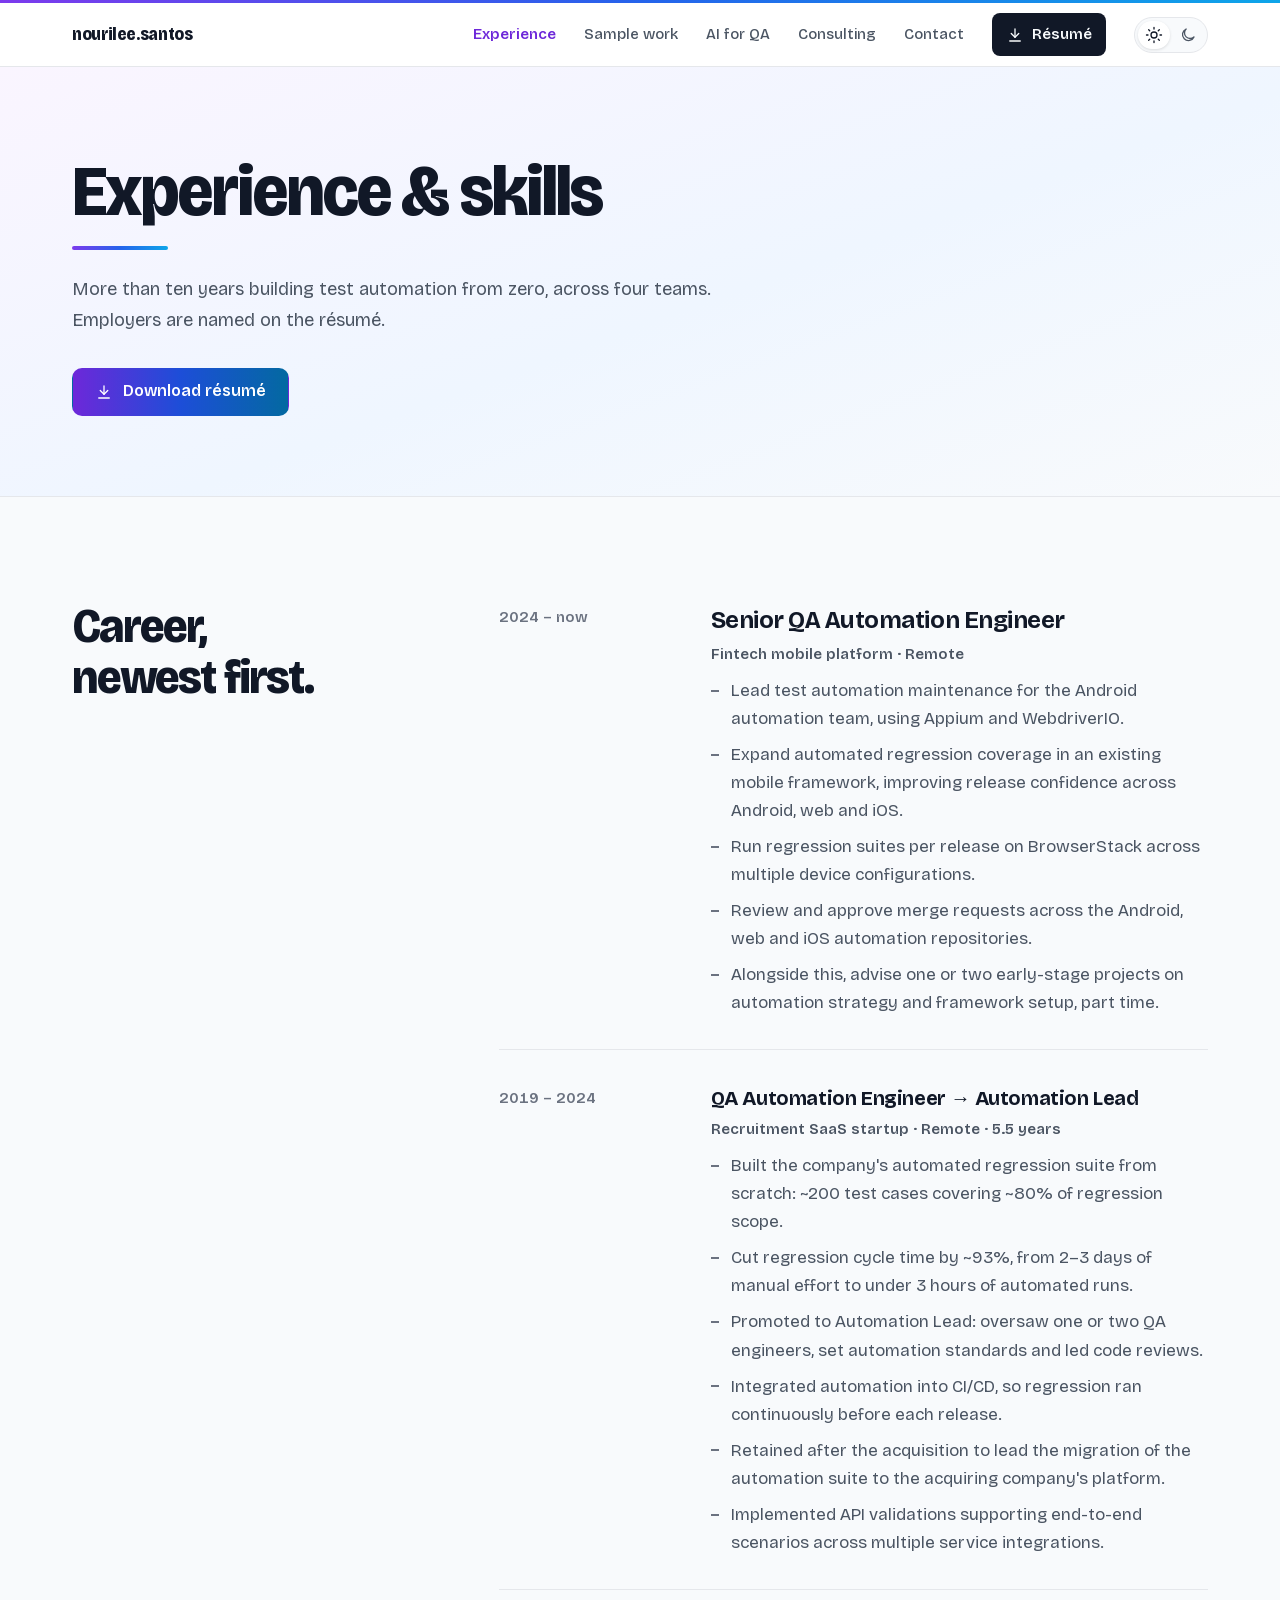
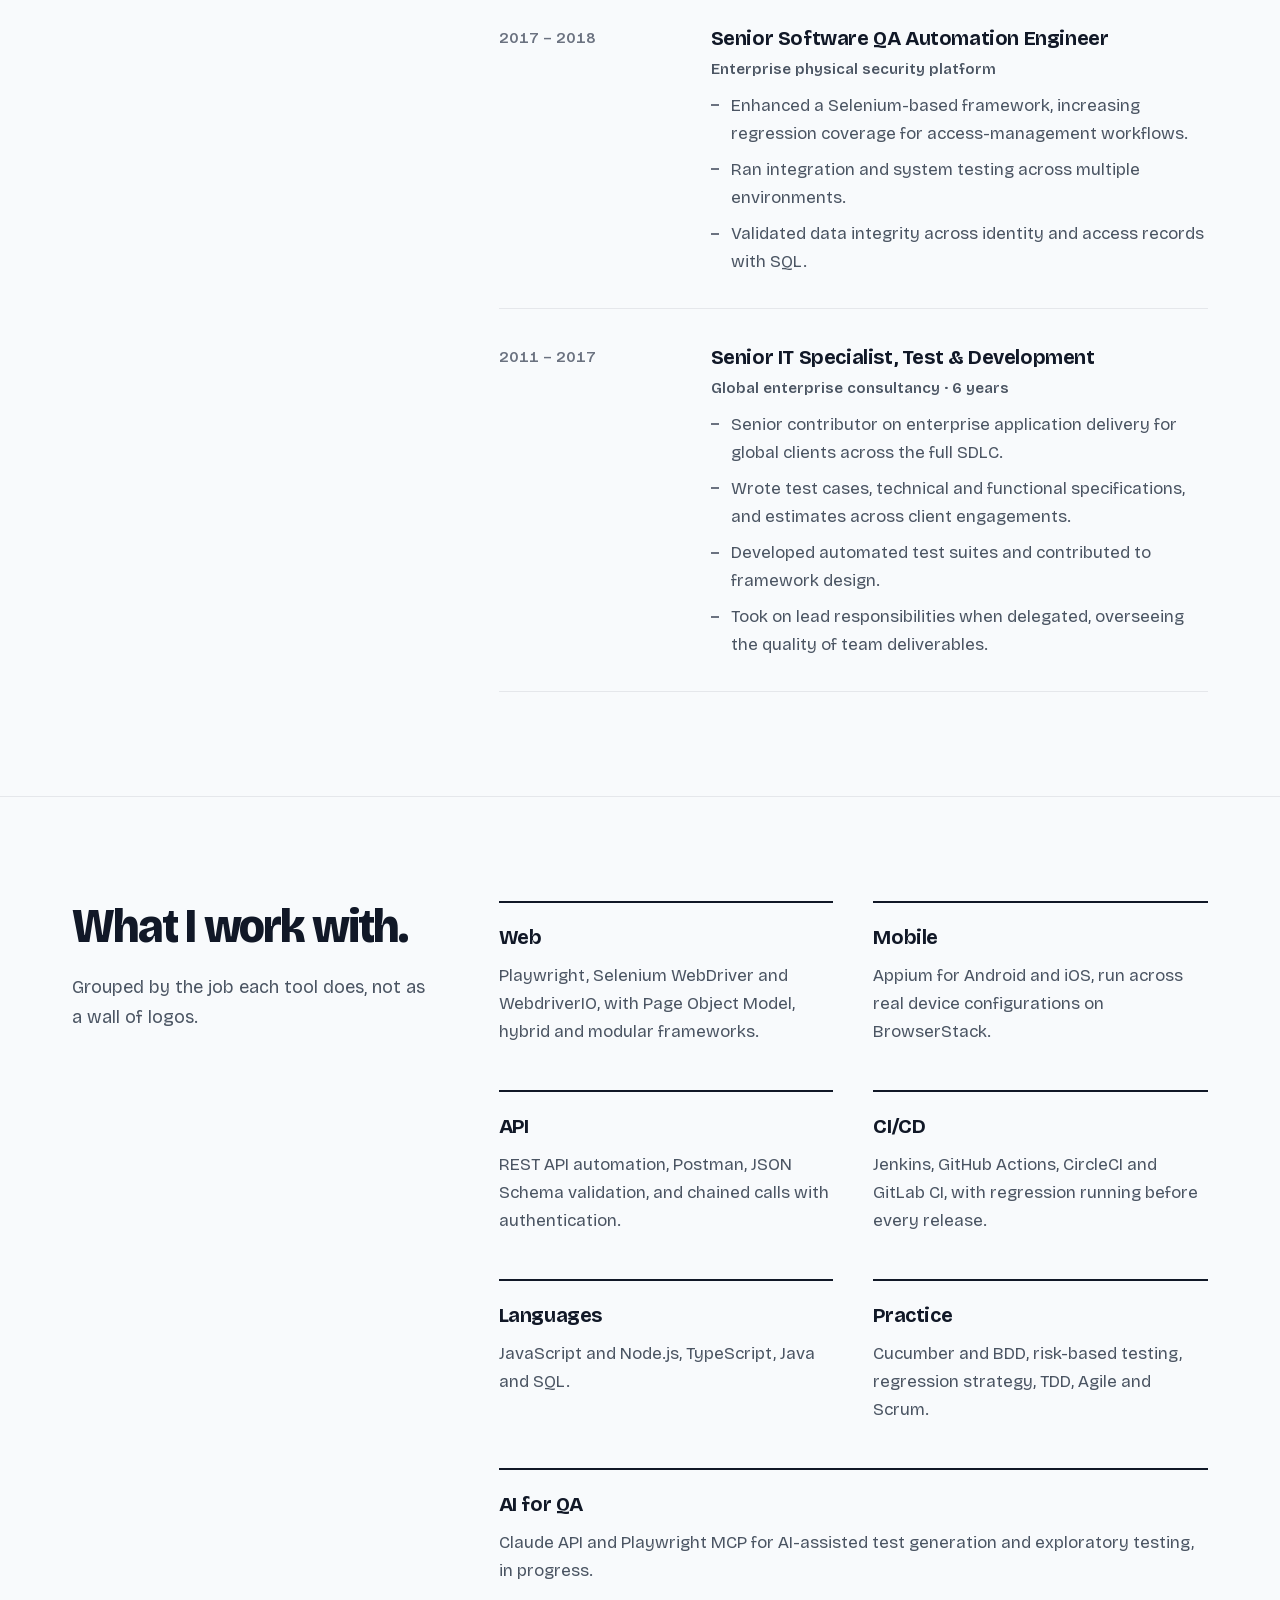
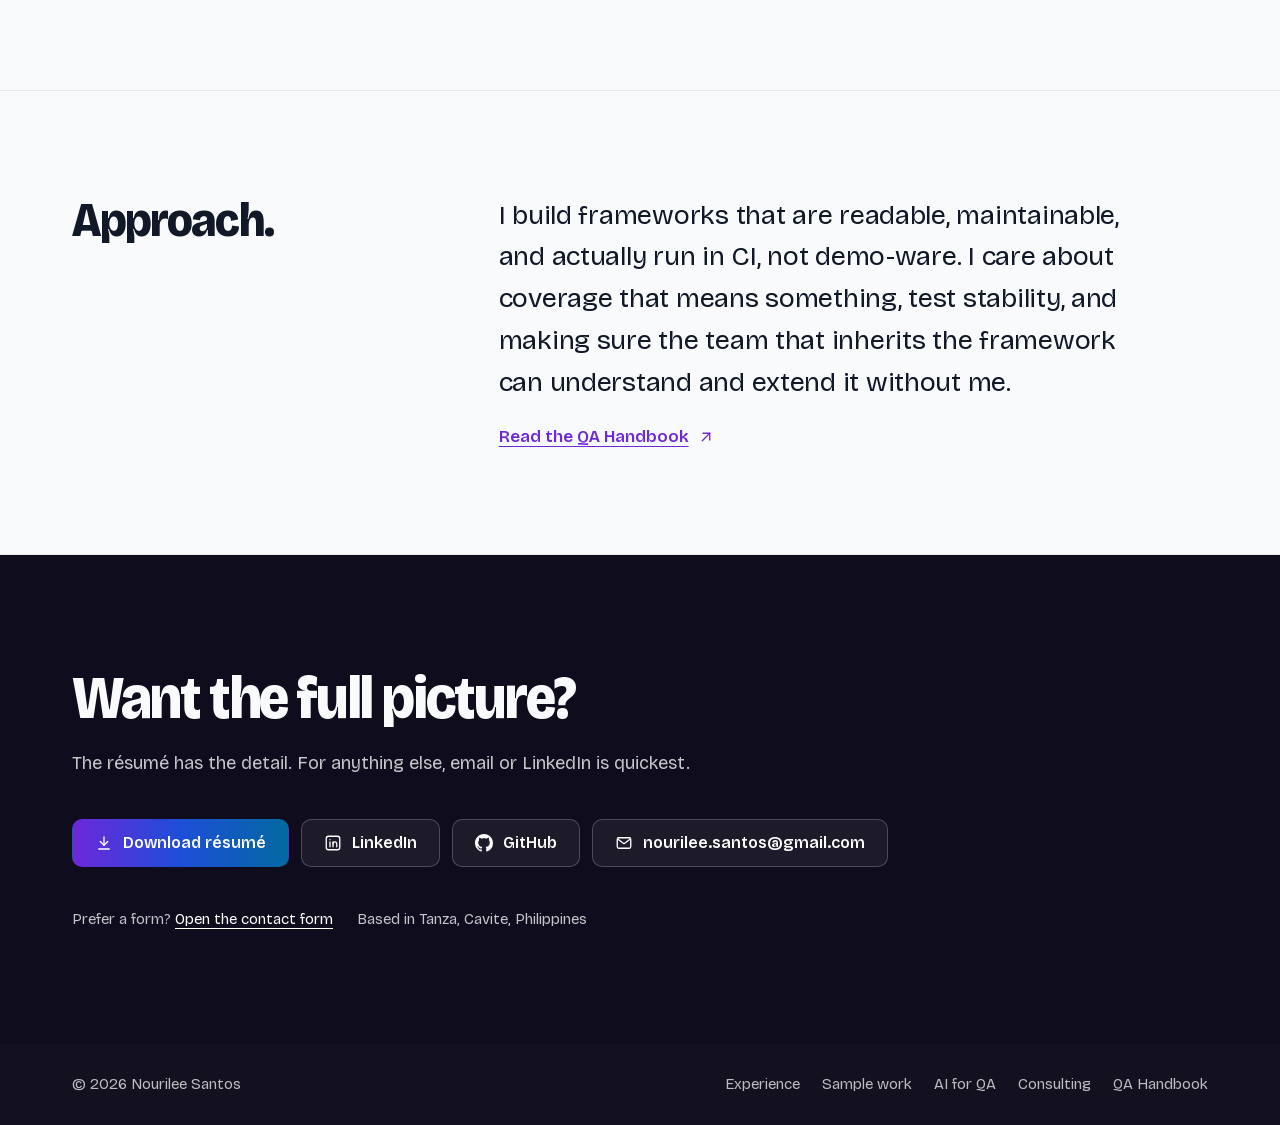
<file: automation.html>
<!DOCTYPE html>
<html lang="en">
<head>
  <meta charset="utf-8" />
  <meta name="viewport" content="width=device-width, initial-scale=1" />
  <link rel="icon" href="assets/favicon.svg" type="image/svg+xml" />
  <link rel="icon" href="assets/favicon-32x32.png" type="image/png" sizes="32x32" />
  <link rel="apple-touch-icon" href="assets/apple-touch-icon.png" />
  <title>Experience & skills — Nourilee Santos</title>
  <meta name="description" content="Ten years of test automation across four teams: career history, skills grouped by what they do, and how I approach frameworks." />
  <meta property="og:title" content="Experience & skills — Nourilee Santos" />
  <meta property="og:description" content="Ten years of test automation across four teams: career history, skills grouped by what they do, and how I approach frameworks." />
  <meta property="og:image" content="https://nourilee.github.io/about-me/images/og-image.jpg" />
  <meta property="og:image:width" content="1200" />
  <meta property="og:image:height" content="630" />
  <meta property="og:url" content="https://nourilee.github.io/about-me/automation.html" />
  <meta name="twitter:card" content="summary_large_image" />
  <meta name="color-scheme" content="light dark" />
  <link rel="preload" href="assets/fonts/bricolage-grotesque-latin.woff2" as="font" type="font/woff2" crossorigin />
  <link rel="stylesheet" href="assets/css/main.css?v=20261107" />
  <script src="assets/js/theme.js?v=20261107"></script>
  <script async src="https://www.googletagmanager.com/gtag/js?id=G-QLPSYLTSFE"></script>
  <script>window.dataLayer=window.dataLayer||[];function gtag(){dataLayer.push(arguments);}gtag('js',new Date());gtag('config','G-QLPSYLTSFE');</script>
  <script>(function(c,l,a,r,i,t,y){c[a]=c[a]||function(){(c[a].q=c[a].q||[]).push(arguments)};t=l.createElement(r);t.async=1;t.src="https://www.clarity.ms/tag/"+i;y=l.getElementsByTagName(r)[0];y.parentNode.insertBefore(t,y);})(window,document,"clarity","script","x5ssmabeig");</script>
</head>
<body>

  <svg width="0" height="0" style="position:absolute" aria-hidden="true" focusable="false">
    <symbol id="i-download" viewBox="0 0 24 24"><path d="M12 4v11"/><path d="m7 10 5 5 5-5"/><path d="M5 20h14"/></symbol>
    <symbol id="i-arrow" viewBox="0 0 24 24"><path d="M7 17 17 7"/><path d="M8 7h9v9"/></symbol>
    <symbol id="i-right" viewBox="0 0 24 24"><path d="M5 12h14"/><path d="m13 6 6 6-6 6"/></symbol>
    <symbol id="i-linkedin" viewBox="0 0 24 24"><rect x="3" y="3" width="18" height="18" rx="3"/><path d="M8 10.5V17"/><path d="M8 7.5v.01"/><path d="M12 17v-6.5"/><path d="M12 13.2c0-1.6 1.1-2.7 2.5-2.7s2.5 1 2.5 2.7V17"/></symbol>
    <symbol id="i-mail" viewBox="0 0 24 24"><rect x="3" y="5" width="18" height="14" rx="2"/><path d="m4 7 8 6 8-6"/></symbol>
    <symbol id="i-check" viewBox="0 0 24 24"><path d="m5 12.5 4.5 4.5L19 7.5"/></symbol>
    <symbol id="i-pin" viewBox="0 0 24 24"><path d="M12 21s-6-5.4-6-11a6 6 0 0 1 12 0c0 5.6-6 11-6 11z"/><circle cx="12" cy="10" r="2.2"/></symbol>
    <symbol id="i-sun" viewBox="0 0 24 24"><circle cx="12" cy="12" r="4"/><path d="M12 2v2M12 20v2M4.9 4.9l1.4 1.4M17.7 17.7l1.4 1.4M2 12h2M20 12h2M4.9 19.1l1.4-1.4M17.7 6.3l1.4-1.4"/></symbol>
    <symbol id="i-moon" viewBox="0 0 24 24"><path d="M20 14.5A8 8 0 1 1 9.5 4a6.5 6.5 0 0 0 10.5 10.5z"/></symbol>
    <symbol id="i-github" viewBox="0 0 16 16"><path d="M8 0C3.58 0 0 3.58 0 8c0 3.54 2.29 6.53 5.47 7.59.4.07.55-.17.55-.38 0-.19-.01-.82-.01-1.49-2.01.37-2.53-.49-2.69-.94-.09-.23-.48-.94-.82-1.13-.28-.15-.68-.52-.01-.53.63-.01 1.08.58 1.23.82.72 1.21 1.87.87 2.33.66.07-.52.28-.87.51-1.07-1.78-.2-3.64-.89-3.64-3.95 0-.87.31-1.59.82-2.15-.08-.2-.36-1.02.08-2.12 0 0 .67-.21 2.2.82.64-.18 1.32-.27 2-.27.68 0 1.36.09 2 .27 1.53-1.04 2.2-.82 2.2-.82.44 1.1.16 1.92.08 2.12.51.56.82 1.27.82 2.15 0 3.07-1.87 3.75-3.65 3.95.29.25.54.73.54 1.48 0 1.07-.01 1.93-.01 2.2 0 .21.15.46.55.38A8.013 8.013 0 0 0 16 8c0-4.42-3.58-8-8-8z"/></symbol>
  </svg>

  <a class="skip-link" href="#main">Skip to content</a>

  <header class="site-header">
    <div class="gradient-bar"></div>
    <nav class="nav" aria-label="Main">
      <a href="index.html" class="nav-logo">nourilee.santos</a>
      <div class="nav-links" id="site-menu">
        <a href="automation.html" aria-current="page">Experience</a>
        <a href="artifacts.html">Sample work</a>
        <a href="ai-for-qa.html">AI for QA</a>
        <a href="consulting.html">Consulting</a>
        <a href="index.html#contact">Contact</a>
        <a href="resume.pdf" download class="nav-cta" onclick="window.gtag&&gtag('event','resume_download',{event_category:'engagement',event_label:'nav_button'})"><svg class="icon" aria-hidden="true"><use href="#i-download"/></svg>Résumé</a>
        <div class="theme-toggle" role="group" aria-label="Colour theme">
          <button type="button" data-theme="light" aria-label="Light theme" aria-pressed="false" onclick="toggleTheme('light')"><svg class="icon" aria-hidden="true"><use href="#i-sun"/></svg></button>
          <button type="button" data-theme="dark" aria-label="Dark theme" aria-pressed="false" onclick="toggleTheme('dark')"><svg class="icon" aria-hidden="true"><use href="#i-moon"/></svg></button>
        </div>
      </div>
      <button type="button" class="nav-hamburger" data-nav-toggle aria-controls="site-menu" aria-expanded="false" aria-label="Open menu">
        <span></span><span></span><span></span>
      </button>
    </nav>
  </header>

  <main id="main">

    <section class="page-hero" aria-labelledby="page-title">
      <div class="wrap">
        <h1 id="page-title">Experience &amp; skills</h1>
        <p class="lead">More than ten years building test automation from zero, across four teams. Employers are named on the résumé.</p>
        <div class="actions"><a href="resume.pdf" download class="btn btn-primary" onclick="window.gtag&&gtag('event','resume_download',{event_category:'engagement',event_label:'experience_hero'})"><svg class="icon" aria-hidden="true"><use href="#i-download"/></svg>Download résumé <span class="visually-hidden">(PDF)</span></a></div>
      </div>
    </section>

    <section class="section split" aria-labelledby="career-title">
      <div class="wrap">
        <header class="section-head">
        <h2 id="career-title">Career, newest first.</h2>
        </header>
        <div class="section-body">
        <ol class="timeline" data-stagger>
          <li>
            <span class="when">2024 – now</span>
            <div>
              <h3>Senior QA Automation Engineer</h3>
              <p class="where">Fintech mobile platform · Remote</p>
              <ul>
                <li>Lead test automation maintenance for the Android automation team, using Appium and WebdriverIO.</li>
                <li>Expand automated regression coverage in an existing mobile framework, improving release confidence across Android, web and iOS.</li>
                <li>Run regression suites per release on BrowserStack across multiple device configurations.</li>
                <li>Review and approve merge requests across the Android, web and iOS automation repositories.</li>
                <li>Alongside this, advise one or two early-stage projects on automation strategy and framework setup, part time.</li>
              </ul>
            </div>
          </li>
          <li>
            <span class="when">2019 – 2024</span>
            <div>
              <h3>QA Automation Engineer → Automation Lead</h3>
              <p class="where">Recruitment SaaS startup · Remote · 5.5 years</p>
              <ul>
                <li>Built the company's automated regression suite from scratch: ~200 test cases covering ~80% of regression scope.</li>
                <li>Cut regression cycle time by ~93%, from 2–3 days of manual effort to under 3 hours of automated runs.</li>
                <li>Promoted to Automation Lead: oversaw one or two QA engineers, set automation standards and led code reviews.</li>
                <li>Integrated automation into CI/CD, so regression ran continuously before each release.</li>
                <li>Retained after the acquisition to lead the migration of the automation suite to the acquiring company's platform.</li>
                <li>Implemented API validations supporting end-to-end scenarios across multiple service integrations.</li>
              </ul>
            </div>
          </li>
          <li>
            <span class="when">2017 – 2018</span>
            <div>
              <h3>Senior Software QA Automation Engineer</h3>
              <p class="where">Enterprise physical security platform</p>
              <ul>
                <li>Enhanced a Selenium-based framework, increasing regression coverage for access-management workflows.</li>
                <li>Ran integration and system testing across multiple environments.</li>
                <li>Validated data integrity across identity and access records with SQL.</li>
              </ul>
            </div>
          </li>
          <li>
            <span class="when">2011 – 2017</span>
            <div>
              <h3>Senior IT Specialist, Test &amp; Development</h3>
              <p class="where">Global enterprise consultancy · 6 years</p>
              <ul>
                <li>Senior contributor on enterprise application delivery for global clients across the full SDLC.</li>
                <li>Wrote test cases, technical and functional specifications, and estimates across client engagements.</li>
                <li>Developed automated test suites and contributed to framework design.</li>
                <li>Took on lead responsibilities when delegated, overseeing the quality of team deliverables.</li>
              </ul>
            </div>
          </li>
        </ol>
        </div>
      </div>
    </section>

    <section class="section split" aria-labelledby="skills-title">
      <div class="wrap">
        <header class="section-head">
        <h2 id="skills-title">What I work with.</h2>
        <p class="intro">Grouped by the job each tool does, not as a wall of logos.</p>
        </header>
        <div class="section-body">
        <div class="skills" data-stagger>
          <div><h3>Web</h3><p>Playwright, Selenium WebDriver and WebdriverIO, with Page Object Model, hybrid and modular frameworks.</p></div>
          <div><h3>Mobile</h3><p>Appium for Android and iOS, run across real device configurations on BrowserStack.</p></div>
          <div><h3>API</h3><p>REST API automation, Postman, JSON Schema validation, and chained calls with authentication.</p></div>
          <div><h3>CI/CD</h3><p>Jenkins, GitHub Actions, CircleCI and GitLab CI, with regression running before every release.</p></div>
          <div><h3>Languages</h3><p>JavaScript and Node.js, TypeScript, Java and SQL.</p></div>
          <div><h3>Practice</h3><p>Cucumber and BDD, risk-based testing, regression strategy, TDD, Agile and Scrum.</p></div>
          <div><h3>AI for QA</h3><p>Claude API and Playwright MCP for AI-assisted test generation and exploratory testing, in progress.</p></div>
        </div>
        </div>
      </div>
    </section>

    <section class="section about split" aria-labelledby="approach-title">
      <div class="wrap">
        <header class="section-head">
        <h2 id="approach-title">Approach.</h2>
        </header>
        <div class="section-body">
        <p>I build frameworks that are readable, maintainable, and actually run in CI, not demo-ware. I care about coverage that means something, test stability, and making sure the team that inherits the framework can understand and extend it without me.</p>
        <p class="section-foot"><a class="more" href="https://nourilee.github.io/qa-handbook">Read the QA Handbook <svg class="icon icon-out" aria-hidden="true"><use href="#i-arrow"/></svg></a></p>
        </div>
      </div>
    </section>

    <section class="close" aria-labelledby="close-title">
      <div class="wrap">
        <h2 id="close-title">Want the full picture?</h2>
        <p class="intro">The résumé has the detail. For anything else, email or LinkedIn is quickest.</p>
        <div class="actions">
          <a href="resume.pdf" download class="btn btn-primary" onclick="window.gtag&&gtag('event','resume_download',{event_category:'engagement',event_label:'contact_button'})"><svg class="icon" aria-hidden="true"><use href="#i-download"/></svg>Download résumé <span class="visually-hidden">(PDF)</span></a>
          <a href="https://www.linkedin.com/in/nourileesantos/" class="btn"><svg class="icon" aria-hidden="true"><use href="#i-linkedin"/></svg>LinkedIn</a>
          <a href="https://github.com/nourilee" class="btn"><svg class="icon icon-fill" viewBox="0 0 16 16" aria-hidden="true"><use href="#i-github"/></svg>GitHub</a>
          <a href="mailto:nourilee.santos@gmail.com" class="btn"><svg class="icon" aria-hidden="true"><use href="#i-mail"/></svg>nourilee.santos@gmail.com</a>
        </div>
        <p class="close-note">
          <span>Prefer a form? <a href="https://docs.google.com/forms/d/e/1FAIpQLSe_8wTMM2lC1-4fJjQP-noMIxIu-p00ivH3nninkP90zPvbiA/viewform">Open the contact form</a></span>
          <span>Based in Tanza, Cavite, Philippines</span>
        </p>
      </div>
    </section>

  </main>

  <footer class="site-footer">
    <span>© 2026 Nourilee Santos</span>
    <nav aria-label="Footer">
      <a href="automation.html">Experience</a>
      <a href="artifacts.html">Sample work</a>
      <a href="ai-for-qa.html">AI for QA</a>
      <a href="consulting.html">Consulting</a>
      <a href="https://nourilee.github.io/qa-handbook">QA Handbook</a>
    </nav>
  </footer>

</body>
</html>
</file>
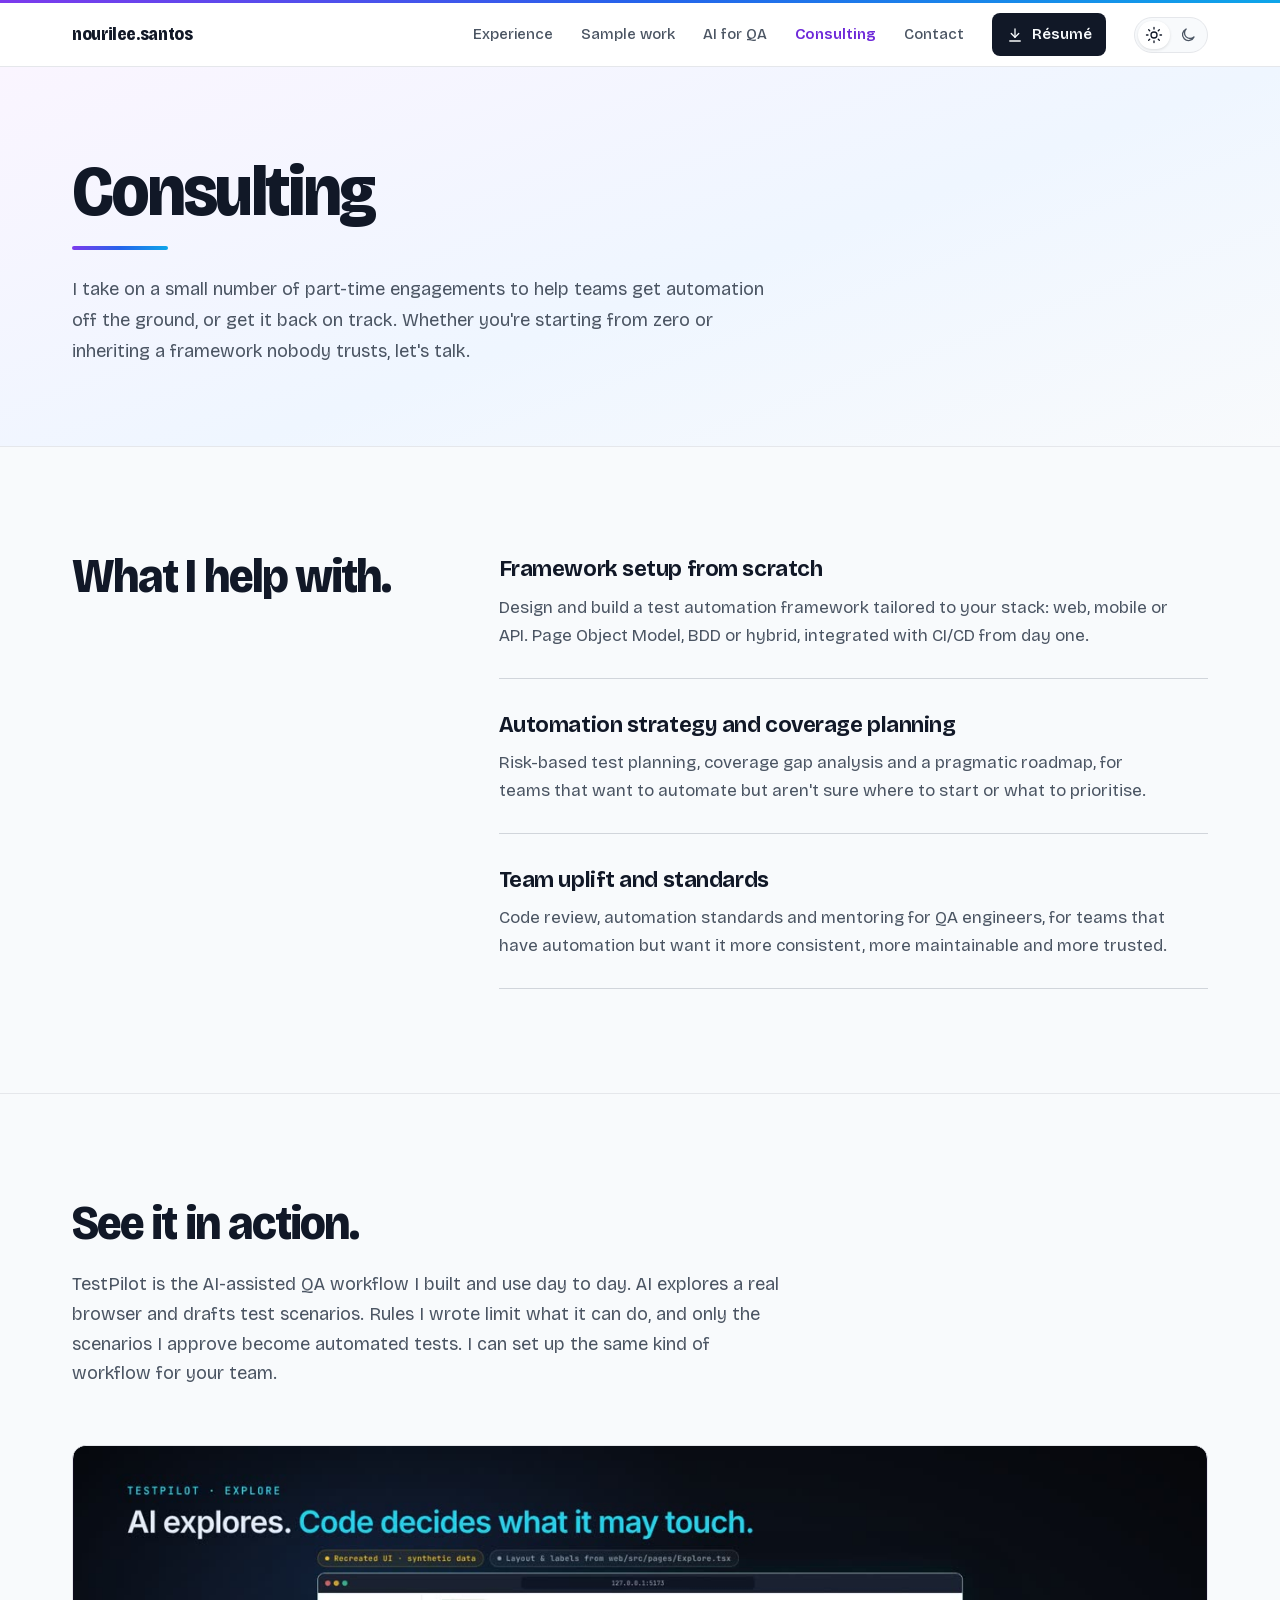
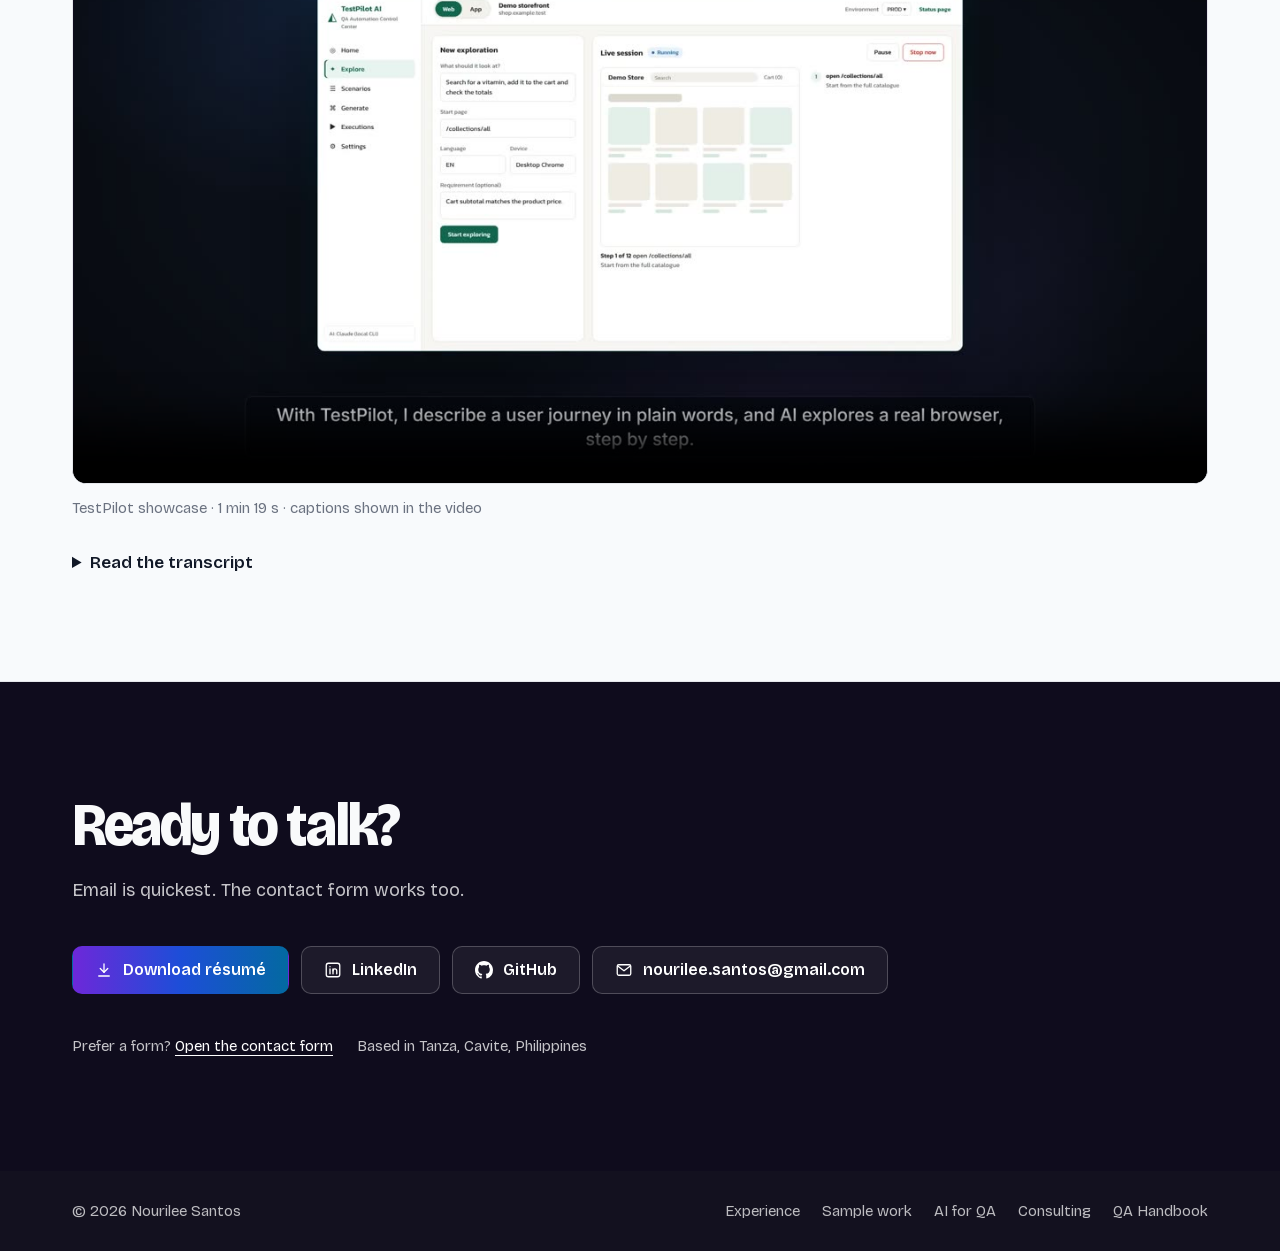
<file: consulting.html>
<!DOCTYPE html>
<html lang="en">
<head>
  <meta charset="utf-8" />
  <meta name="viewport" content="width=device-width, initial-scale=1" />
  <link rel="icon" href="assets/favicon.svg" type="image/svg+xml" />
  <link rel="icon" href="assets/favicon-32x32.png" type="image/png" sizes="32x32" />
  <link rel="apple-touch-icon" href="assets/apple-touch-icon.png" />
  <title>Consulting — Nourilee Santos</title>
  <meta name="description" content="Part-time QA automation consulting: framework setup, automation strategy and team uplift." />
  <meta property="og:title" content="Consulting — Nourilee Santos" />
  <meta property="og:description" content="Part-time QA automation consulting: framework setup, automation strategy and team uplift." />
  <meta property="og:image" content="https://nourilee.github.io/about-me/images/og-image.jpg" />
  <meta property="og:image:width" content="1200" />
  <meta property="og:image:height" content="630" />
  <meta property="og:url" content="https://nourilee.github.io/about-me/consulting.html" />
  <meta name="twitter:card" content="summary_large_image" />
  <meta name="color-scheme" content="light dark" />
  <link rel="preload" href="assets/fonts/bricolage-grotesque-latin.woff2" as="font" type="font/woff2" crossorigin />
  <link rel="stylesheet" href="assets/css/main.css?v=20261107" />
  <script src="assets/js/theme.js?v=20261107"></script>
  <script async src="https://www.googletagmanager.com/gtag/js?id=G-QLPSYLTSFE"></script>
  <script>window.dataLayer=window.dataLayer||[];function gtag(){dataLayer.push(arguments);}gtag('js',new Date());gtag('config','G-QLPSYLTSFE');</script>
  <script>(function(c,l,a,r,i,t,y){c[a]=c[a]||function(){(c[a].q=c[a].q||[]).push(arguments)};t=l.createElement(r);t.async=1;t.src="https://www.clarity.ms/tag/"+i;y=l.getElementsByTagName(r)[0];y.parentNode.insertBefore(t,y);})(window,document,"clarity","script","x5ssmabeig");</script>
</head>
<body>

  <svg width="0" height="0" style="position:absolute" aria-hidden="true" focusable="false">
    <symbol id="i-download" viewBox="0 0 24 24"><path d="M12 4v11"/><path d="m7 10 5 5 5-5"/><path d="M5 20h14"/></symbol>
    <symbol id="i-arrow" viewBox="0 0 24 24"><path d="M7 17 17 7"/><path d="M8 7h9v9"/></symbol>
    <symbol id="i-right" viewBox="0 0 24 24"><path d="M5 12h14"/><path d="m13 6 6 6-6 6"/></symbol>
    <symbol id="i-linkedin" viewBox="0 0 24 24"><rect x="3" y="3" width="18" height="18" rx="3"/><path d="M8 10.5V17"/><path d="M8 7.5v.01"/><path d="M12 17v-6.5"/><path d="M12 13.2c0-1.6 1.1-2.7 2.5-2.7s2.5 1 2.5 2.7V17"/></symbol>
    <symbol id="i-mail" viewBox="0 0 24 24"><rect x="3" y="5" width="18" height="14" rx="2"/><path d="m4 7 8 6 8-6"/></symbol>
    <symbol id="i-check" viewBox="0 0 24 24"><path d="m5 12.5 4.5 4.5L19 7.5"/></symbol>
    <symbol id="i-pin" viewBox="0 0 24 24"><path d="M12 21s-6-5.4-6-11a6 6 0 0 1 12 0c0 5.6-6 11-6 11z"/><circle cx="12" cy="10" r="2.2"/></symbol>
    <symbol id="i-sun" viewBox="0 0 24 24"><circle cx="12" cy="12" r="4"/><path d="M12 2v2M12 20v2M4.9 4.9l1.4 1.4M17.7 17.7l1.4 1.4M2 12h2M20 12h2M4.9 19.1l1.4-1.4M17.7 6.3l1.4-1.4"/></symbol>
    <symbol id="i-moon" viewBox="0 0 24 24"><path d="M20 14.5A8 8 0 1 1 9.5 4a6.5 6.5 0 0 0 10.5 10.5z"/></symbol>
    <symbol id="i-github" viewBox="0 0 16 16"><path d="M8 0C3.58 0 0 3.58 0 8c0 3.54 2.29 6.53 5.47 7.59.4.07.55-.17.55-.38 0-.19-.01-.82-.01-1.49-2.01.37-2.53-.49-2.69-.94-.09-.23-.48-.94-.82-1.13-.28-.15-.68-.52-.01-.53.63-.01 1.08.58 1.23.82.72 1.21 1.87.87 2.33.66.07-.52.28-.87.51-1.07-1.78-.2-3.64-.89-3.64-3.95 0-.87.31-1.59.82-2.15-.08-.2-.36-1.02.08-2.12 0 0 .67-.21 2.2.82.64-.18 1.32-.27 2-.27.68 0 1.36.09 2 .27 1.53-1.04 2.2-.82 2.2-.82.44 1.1.16 1.92.08 2.12.51.56.82 1.27.82 2.15 0 3.07-1.87 3.75-3.65 3.95.29.25.54.73.54 1.48 0 1.07-.01 1.93-.01 2.2 0 .21.15.46.55.38A8.013 8.013 0 0 0 16 8c0-4.42-3.58-8-8-8z"/></symbol>
  </svg>

  <a class="skip-link" href="#main">Skip to content</a>

  <header class="site-header">
    <div class="gradient-bar"></div>
    <nav class="nav" aria-label="Main">
      <a href="index.html" class="nav-logo">nourilee.santos</a>
      <div class="nav-links" id="site-menu">
        <a href="automation.html">Experience</a>
        <a href="artifacts.html">Sample work</a>
        <a href="ai-for-qa.html">AI for QA</a>
        <a href="consulting.html" aria-current="page">Consulting</a>
        <a href="index.html#contact">Contact</a>
        <a href="resume.pdf" download class="nav-cta" onclick="window.gtag&&gtag('event','resume_download',{event_category:'engagement',event_label:'nav_button'})"><svg class="icon" aria-hidden="true"><use href="#i-download"/></svg>Résumé</a>
        <div class="theme-toggle" role="group" aria-label="Colour theme">
          <button type="button" data-theme="light" aria-label="Light theme" aria-pressed="false" onclick="toggleTheme('light')"><svg class="icon" aria-hidden="true"><use href="#i-sun"/></svg></button>
          <button type="button" data-theme="dark" aria-label="Dark theme" aria-pressed="false" onclick="toggleTheme('dark')"><svg class="icon" aria-hidden="true"><use href="#i-moon"/></svg></button>
        </div>
      </div>
      <button type="button" class="nav-hamburger" data-nav-toggle aria-controls="site-menu" aria-expanded="false" aria-label="Open menu">
        <span></span><span></span><span></span>
      </button>
    </nav>
  </header>

  <main id="main">

    <section class="page-hero" aria-labelledby="page-title">
      <div class="wrap">
        <h1 id="page-title">Consulting</h1>
        <p class="lead">I take on a small number of part-time engagements to help teams get automation off the ground, or get it back on track. Whether you're starting from zero or inheriting a framework nobody trusts, let's talk.</p>
      </div>
    </section>

    <section class="section split" aria-labelledby="help-title">
      <div class="wrap">
        <header class="section-head">
        <h2 id="help-title">What I help with.</h2>
        </header>
        <div class="section-body">
        <ul class="rows" data-stagger>
          <li><div><h3>Framework setup from scratch</h3><p>Design and build a test automation framework tailored to your stack: web, mobile or API. Page Object Model, BDD or hybrid, integrated with CI/CD from day one.</p></div></li>
          <li><div><h3>Automation strategy and coverage planning</h3><p>Risk-based test planning, coverage gap analysis and a pragmatic roadmap, for teams that want to automate but aren't sure where to start or what to prioritise.</p></div></li>
          <li><div><h3>Team uplift and standards</h3><p>Code review, automation standards and mentoring for QA engineers, for teams that have automation but want it more consistent, more maintainable and more trusted.</p></div></li>
        </ul>
        </div>
      </div>
    </section>

    <section class="section" aria-labelledby="demo-title">
      <div class="wrap">
        <h2 id="demo-title">See it in action.</h2>
        <p class="intro">TestPilot is the AI-assisted QA workflow I built and use day to day. AI explores a real browser and drafts test scenarios. Rules I wrote limit what it can do, and only the scenarios I approve become automated tests. I can set up the same kind of workflow for your team.</p>
        <figure class="demo">
          <video class="demo-video" controls playsinline preload="none" width="1920" height="1080"
                 poster="assets/video/testpilot-showcase-poster.jpg"
                 aria-describedby="demo-transcript"
                 onplay="window.gtag&&!this.dataset.tracked&&(this.dataset.tracked=1,gtag('event','video_play',{event_category:'engagement',event_label:'testpilot_showcase'}))">
            <source src="assets/video/testpilot-showcase.mp4" type="video/mp4" />
            Your browser can't play this video. <a href="assets/video/testpilot-showcase.mp4">Download the TestPilot showcase (MP4)</a>.
          </video>
          <figcaption>TestPilot showcase · 1 min 19 s · captions shown in the video</figcaption>
        </figure>
        <details class="transcript" id="demo-transcript">
          <summary>Read the transcript</summary>
          <p>Software quality engineering is evolving. Writing test scripts is no longer the whole job. The job is building smarter workflows.</p>
          <p>I combine QA automation with practical AI engineering, starting with the requirement itself. Every feature gets four reviews: quality, business, product, and user experience.</p>
          <p>I package that judgment into reusable AI skills. They run regression passes, write clear bug reports, and test mobile apps. And they check with me before they act.</p>
          <p>With TestPilot, I describe a user journey in plain words, and AI explores a real browser, step by step. But it never acts alone. Rules I wrote check every action, and a safety guard blocks real orders.</p>
          <p>What it finds becomes test scenarios that wait for my review. Only the ones I approve become automated tests.</p>
          <p>And it isn't tied to one tool. The same layer runs web tests and mobile app tests.</p>
          <p>From requirement to quality insight, AI does the heavy lifting. But it shouldn't replace engineering judgment. It should amplify it. I don't just automate tests. I engineer smarter QA workflows.</p>
        </details>
      </div>
    </section>

    <section class="close" aria-labelledby="close-title">
      <div class="wrap">
        <h2 id="close-title">Ready to talk?</h2>
        <p class="intro">Email is quickest. The contact form works too.</p>
        <div class="actions">
          <a href="resume.pdf" download class="btn btn-primary" onclick="window.gtag&&gtag('event','resume_download',{event_category:'engagement',event_label:'contact_button'})"><svg class="icon" aria-hidden="true"><use href="#i-download"/></svg>Download résumé <span class="visually-hidden">(PDF)</span></a>
          <a href="https://www.linkedin.com/in/nourileesantos/" class="btn"><svg class="icon" aria-hidden="true"><use href="#i-linkedin"/></svg>LinkedIn</a>
          <a href="https://github.com/nourilee" class="btn"><svg class="icon icon-fill" viewBox="0 0 16 16" aria-hidden="true"><use href="#i-github"/></svg>GitHub</a>
          <a href="mailto:nourilee.santos@gmail.com" class="btn"><svg class="icon" aria-hidden="true"><use href="#i-mail"/></svg>nourilee.santos@gmail.com</a>
        </div>
        <p class="close-note">
          <span>Prefer a form? <a href="https://docs.google.com/forms/d/e/1FAIpQLSe_8wTMM2lC1-4fJjQP-noMIxIu-p00ivH3nninkP90zPvbiA/viewform">Open the contact form</a></span>
          <span>Based in Tanza, Cavite, Philippines</span>
        </p>
      </div>
    </section>

  </main>

  <footer class="site-footer">
    <span>© 2026 Nourilee Santos</span>
    <nav aria-label="Footer">
      <a href="automation.html">Experience</a>
      <a href="artifacts.html">Sample work</a>
      <a href="ai-for-qa.html">AI for QA</a>
      <a href="consulting.html">Consulting</a>
      <a href="https://nourilee.github.io/qa-handbook">QA Handbook</a>
    </nav>
  </footer>

</body>
</html>
</file>
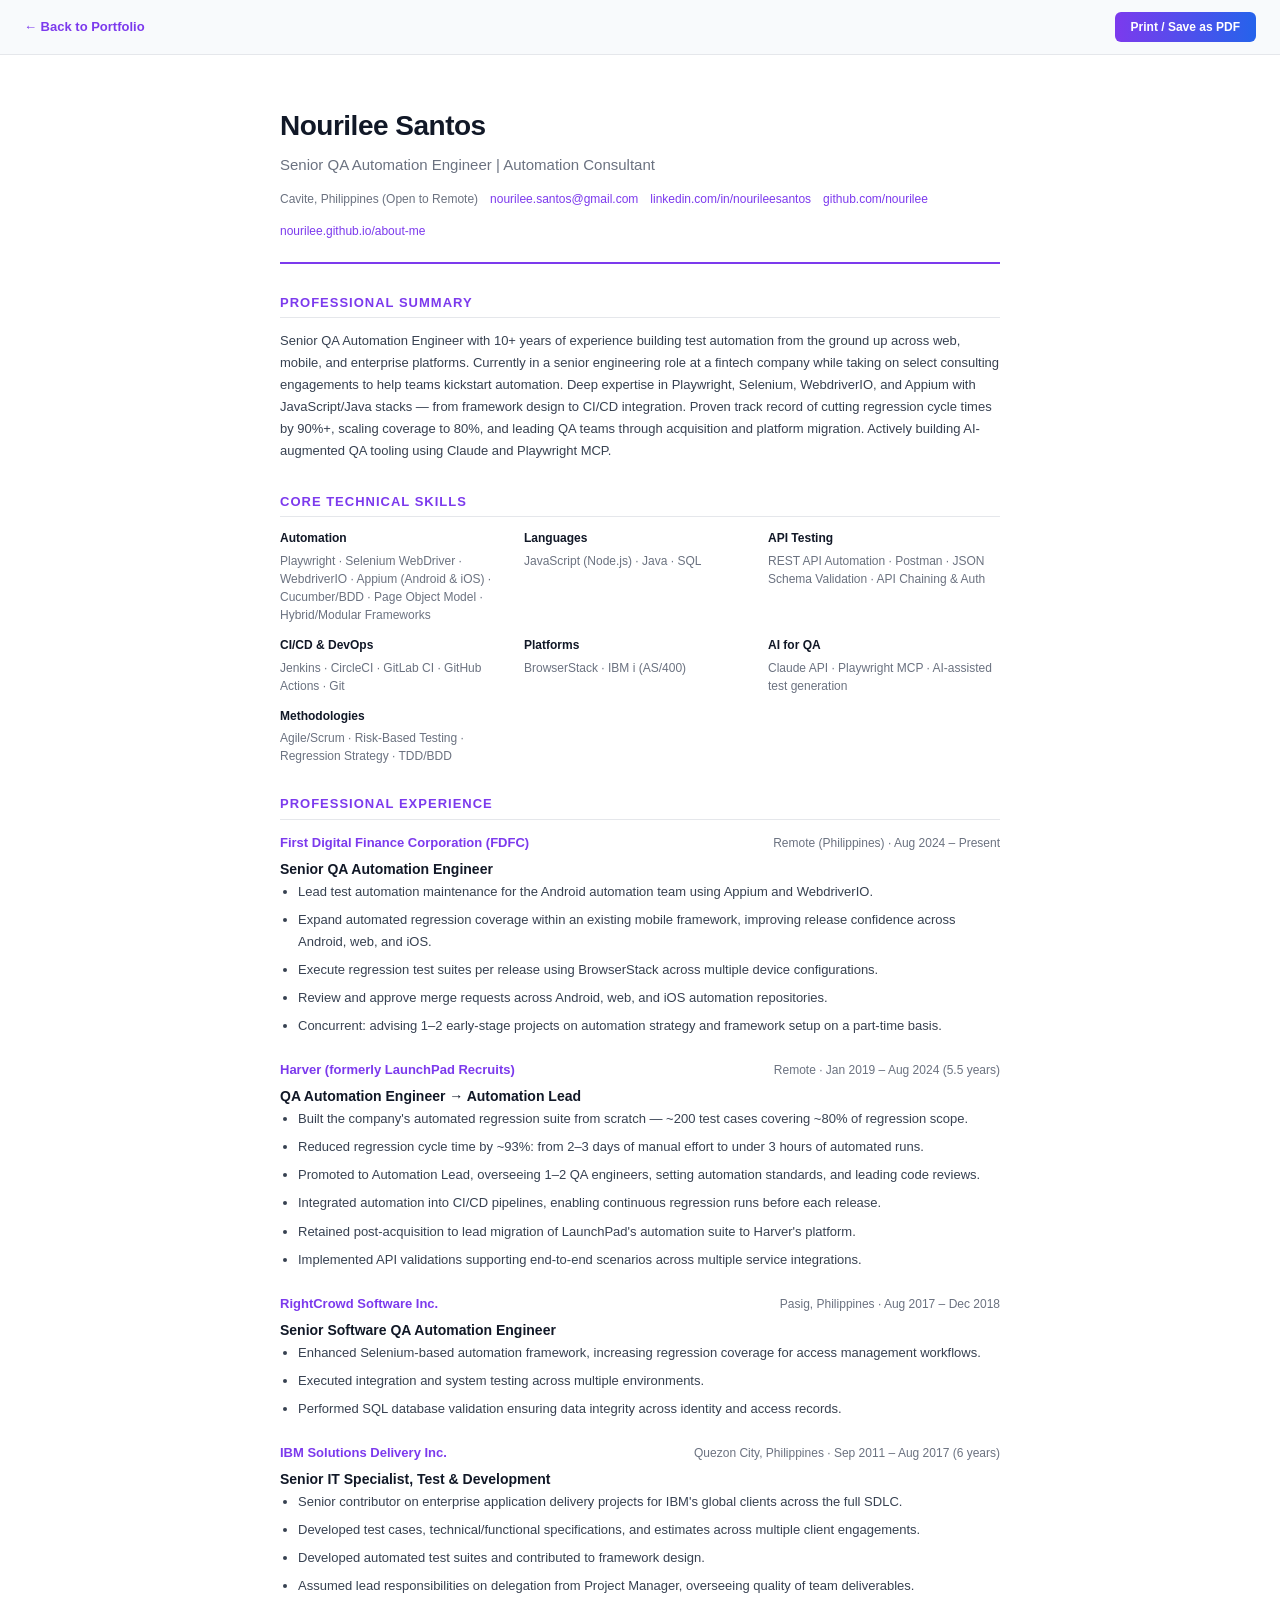
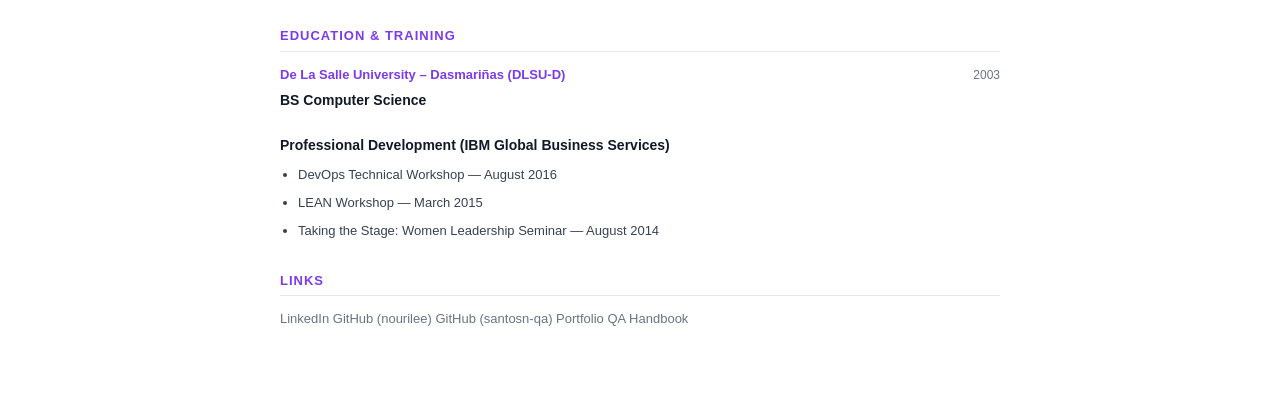
<file: resume.html>
<!DOCTYPE html>
<html lang="en">
<head>
  <meta charset="utf-8" />
  <meta name="viewport" content="width=device-width, initial-scale=1" />
  <link rel="icon" href="assets/favicon.svg" type="image/svg+xml" />
  <link rel="icon" href="assets/favicon-32x32.png" type="image/png" sizes="32x32" />
  <link rel="apple-touch-icon" href="assets/apple-touch-icon.png" />
  <title>Nourilee Santos — Resume</title>
  <link rel="stylesheet" href="assets/css/main.css?v=20261107" />
  <style>
    body { background: white; font-family: -apple-system, BlinkMacSystemFont, "Segoe UI", Roboto, "Helvetica Neue", Arial, sans-serif; }
    .resume-page { max-width: 800px; margin: 0 auto; padding: 48px 40px; }
    .resume-header { margin-bottom: 28px; border-bottom: 2px solid #7c3aed; padding-bottom: 20px; }
    .resume-header h1 { font-size: 28px; font-weight: 800; color: #111827; margin-bottom: 4px; letter-spacing: -0.5px; }
    .resume-header .title { font-size: 15px; color: #6b7280; margin-bottom: 12px; }
    .resume-header .contact-line { font-size: 12px; color: #6b7280; display: flex; flex-wrap: wrap; gap: 12px; }
    .resume-header .contact-line a { color: #7c3aed; text-decoration: none; }
    .resume-section { margin-bottom: 28px; }
    .resume-section h2 { font-size: 13px; font-weight: 700; text-transform: uppercase; letter-spacing: 1px; color: #7c3aed; margin-bottom: 12px; padding-bottom: 4px; border-bottom: 1px solid #e5e7eb; }
    .resume-section p, .resume-section li { font-size: 13px; color: #374151; line-height: 1.7; }
    .resume-section ul { list-style: disc; padding-left: 18px; display: flex; flex-direction: column; gap: 6px; }
    .job { margin-bottom: 22px; }
    .job-header { display: flex; justify-content: space-between; align-items: baseline; flex-wrap: wrap; gap: 4px; margin-bottom: 4px; }
    .job-title { font-size: 14px; font-weight: 700; color: #111827; }
    .job-company { font-size: 13px; font-weight: 600; color: #7c3aed; }
    .job-meta { font-size: 12px; color: #6b7280; }
    .skills-grid { display: grid; grid-template-columns: repeat(auto-fill, minmax(200px, 1fr)); gap: 12px; }
    .skill-group dt { font-size: 12px; font-weight: 700; color: #111827; margin-bottom: 3px; }
    .skill-group dd { font-size: 12px; color: #6b7280; line-height: 1.5; }
    @media print {
      body { background: white; }
      .resume-page { padding: 0; max-width: none; }
      .no-print { display: none !important; }
      a { color: inherit !important; }
    }
  </style>
</head>
<body>

  <div class="no-print" style="background:#f8fafc;padding:12px 24px;border-bottom:1px solid #e5e7eb;display:flex;justify-content:space-between;align-items:center;">
    <a href="index.html" style="font-size:13px;color:#7c3aed;font-weight:600;">← Back to Portfolio</a>
    <button onclick="window.print()" style="background:linear-gradient(90deg,#7c3aed,#2563eb);color:white;border:none;padding:8px 16px;border-radius:6px;font-size:12px;font-weight:600;cursor:pointer;">Print / Save as PDF</button>
  </div>

  <a class="skip-link" href="#resume-content">Skip to content</a>
  <main id="resume-content" class="resume-page" tabindex="-1">

    <div class="resume-header">
      <h1>Nourilee Santos</h1>
      <div class="title">Senior QA Automation Engineer | Automation Consultant</div>
      <div class="contact-line">
        <span>Cavite, Philippines (Open to Remote)</span>
        <!--PHONE-->
        <a href="mailto:nourilee.santos@gmail.com">nourilee.santos@gmail.com</a>
        <a href="https://linkedin.com/in/nourileesantos">linkedin.com/in/nourileesantos</a>
        <a href="https://github.com/nourilee">github.com/nourilee</a>
        <a href="https://nourilee.github.io/about-me">nourilee.github.io/about-me</a>
      </div>
    </div>

    <div class="resume-section">
      <h2>Professional Summary</h2>
      <p>Senior QA Automation Engineer with 10+ years of experience building test automation from the ground up across web, mobile, and enterprise platforms. Currently in a senior engineering role at a fintech company while taking on select consulting engagements to help teams kickstart automation. Deep expertise in Playwright, Selenium, WebdriverIO, and Appium with JavaScript/Java stacks — from framework design to CI/CD integration. Proven track record of cutting regression cycle times by 90%+, scaling coverage to 80%, and leading QA teams through acquisition and platform migration. Actively building AI-augmented QA tooling using Claude and Playwright MCP.</p>
    </div>

    <div class="resume-section">
      <h2>Core Technical Skills</h2>
      <dl class="skills-grid">
        <div class="skill-group">
          <dt>Automation</dt>
          <dd>Playwright · Selenium WebDriver · WebdriverIO · Appium (Android &amp; iOS) · Cucumber/BDD · Page Object Model · Hybrid/Modular Frameworks</dd>
        </div>
        <div class="skill-group">
          <dt>Languages</dt>
          <dd>JavaScript (Node.js) · Java · SQL</dd>
        </div>
        <div class="skill-group">
          <dt>API Testing</dt>
          <dd>REST API Automation · Postman · JSON Schema Validation · API Chaining &amp; Auth</dd>
        </div>
        <div class="skill-group">
          <dt>CI/CD &amp; DevOps</dt>
          <dd>Jenkins · CircleCI · GitLab CI · GitHub Actions · Git</dd>
        </div>
        <div class="skill-group">
          <dt>Platforms</dt>
          <dd>BrowserStack · IBM i (AS/400)</dd>
        </div>
        <div class="skill-group">
          <dt>AI for QA</dt>
          <dd>Claude API · Playwright MCP · AI-assisted test generation</dd>
        </div>
        <div class="skill-group">
          <dt>Methodologies</dt>
          <dd>Agile/Scrum · Risk-Based Testing · Regression Strategy · TDD/BDD</dd>
        </div>
      </dl>
    </div>

    <div class="resume-section">
      <h2>Professional Experience</h2>

      <div class="job">
        <div class="job-header">
          <span class="job-company">First Digital Finance Corporation (FDFC)</span>
          <span class="job-meta">Remote (Philippines) · Aug 2024 – Present</span>
        </div>
        <div class="job-title">Senior QA Automation Engineer</div>
        <ul>
          <li>Lead test automation maintenance for the Android automation team using Appium and WebdriverIO.</li>
          <li>Expand automated regression coverage within an existing mobile framework, improving release confidence across Android, web, and iOS.</li>
          <li>Execute regression test suites per release using BrowserStack across multiple device configurations.</li>
          <li>Review and approve merge requests across Android, web, and iOS automation repositories.</li>
          <li>Concurrent: advising 1–2 early-stage projects on automation strategy and framework setup on a part-time basis.</li>
        </ul>
      </div>

      <div class="job">
        <div class="job-header">
          <span class="job-company">Harver (formerly LaunchPad Recruits)</span>
          <span class="job-meta">Remote · Jan 2019 – Aug 2024 (5.5 years)</span>
        </div>
        <div class="job-title">QA Automation Engineer → Automation Lead</div>
        <ul>
          <li>Built the company's automated regression suite from scratch — ~200 test cases covering ~80% of regression scope.</li>
          <li>Reduced regression cycle time by ~93%: from 2–3 days of manual effort to under 3 hours of automated runs.</li>
          <li>Promoted to Automation Lead, overseeing 1–2 QA engineers, setting automation standards, and leading code reviews.</li>
          <li>Integrated automation into CI/CD pipelines, enabling continuous regression runs before each release.</li>
          <li>Retained post-acquisition to lead migration of LaunchPad's automation suite to Harver's platform.</li>
          <li>Implemented API validations supporting end-to-end scenarios across multiple service integrations.</li>
        </ul>
      </div>

      <div class="job">
        <div class="job-header">
          <span class="job-company">RightCrowd Software Inc.</span>
          <span class="job-meta">Pasig, Philippines · Aug 2017 – Dec 2018</span>
        </div>
        <div class="job-title">Senior Software QA Automation Engineer</div>
        <ul>
          <li>Enhanced Selenium-based automation framework, increasing regression coverage for access management workflows.</li>
          <li>Executed integration and system testing across multiple environments.</li>
          <li>Performed SQL database validation ensuring data integrity across identity and access records.</li>
        </ul>
      </div>

      <div class="job">
        <div class="job-header">
          <span class="job-company">IBM Solutions Delivery Inc.</span>
          <span class="job-meta">Quezon City, Philippines · Sep 2011 – Aug 2017 (6 years)</span>
        </div>
        <div class="job-title">Senior IT Specialist, Test &amp; Development</div>
        <ul>
          <li>Senior contributor on enterprise application delivery projects for IBM's global clients across the full SDLC.</li>
          <li>Developed test cases, technical/functional specifications, and estimates across multiple client engagements.</li>
          <li>Developed automated test suites and contributed to framework design.</li>
          <li>Assumed lead responsibilities on delegation from Project Manager, overseeing quality of team deliverables.</li>
        </ul>
      </div>
    </div>

    <div class="resume-section">
      <h2>Education &amp; Training</h2>
      <div class="job">
        <div class="job-header">
          <span class="job-company">De La Salle University – Dasmariñas (DLSU-D)</span>
          <span class="job-meta">2003</span>
        </div>
        <div class="job-title">BS Computer Science</div>
      </div>
      <div class="job" style="margin-top:12px;">
        <div class="job-title" style="margin-bottom:6px;">Professional Development (IBM Global Business Services)</div>
        <ul>
          <li>DevOps Technical Workshop — August 2016</li>
          <li>LEAN Workshop — March 2015</li>
          <li>Taking the Stage: Women Leadership Seminar — August 2014</li>
        </ul>
      </div>
    </div>

    <div class="resume-section">
      <h2>Links</h2>
      <div class="contact-line" style="font-size:13px;color:#6b7280;">
        <a href="https://linkedin.com/in/nourileesantos">LinkedIn</a>
        <a href="https://github.com/nourilee">GitHub (nourilee)</a>
        <a href="https://github.com/santosn-qa">GitHub (santosn-qa)</a>
        <a href="https://nourilee.github.io/about-me">Portfolio</a>
        <a href="https://nourilee.github.io/qa-handbook">QA Handbook</a>
      </div>
    </div>

  </main>

</body>
</html>
</file>
<file: assets/css/main.css>
/* =========================================================
   Nourilee Santos — site styles
   One system for every page. Tokens first; dark theme is
   scoped to :root so elements carrying data-theme (the
   theme buttons) never pick up the dark tokens themselves.
========================================================= */

@font-face {
  font-family: "Bricolage Grotesque";
  src: url("../fonts/bricolage-grotesque-latin.woff2") format("woff2");
  font-weight: 200 800;
  font-stretch: 75% 100%;
  font-style: normal;
  font-display: swap;
  unicode-range: U+0000-00FF, U+0131, U+0152-0153, U+02BB-02BC, U+02C6, U+02DA, U+02DC, U+0304, U+0308, U+0329, U+2000-206F, U+20AC, U+2122, U+2191, U+2193, U+2212, U+2215, U+FEFF, U+FFFD;
}

:root {
  --gradient: linear-gradient(90deg, #7c3aed, #2563eb, #0ea5e9);
  /* Same hues, every stop ≥5.9:1 under white text */
  --gradient-deep: linear-gradient(90deg, #6d28d9, #1d4ed8, #0369a1);

  --bg: #f8fafc;
  --surface: #ffffff;
  --border: #e5e7eb;
  --border-strong: #d1d5db;
  --text: #111827;
  --muted: #4b5563;
  --subtle: #6b7280;
  --accent-text: #6d28d9;
  --track: #e5e7eb;
  --bar-before: #64748b;
  --focus: #6d28d9;
  --hero-wash: linear-gradient(160deg, #faf5ff 0%, #eff6ff 55%, #f8fafc 100%);

  --band: #0f0c1d;
  --band-text: #f9fafb;
  --band-muted: rgba(255, 255, 255, 0.76);
  --band-line: rgba(255, 255, 255, 0.22);
  --band-focus: #b9a2fb;
  --footer: #13111f;
  --fail: #b42318;

  --font: "Bricolage Grotesque", -apple-system, BlinkMacSystemFont, "Segoe UI", Roboto, "Helvetica Neue", Arial, sans-serif;
  --wrap: 1200px;
  --gutter: 32px;
  --ease-out: cubic-bezier(0.16, 1, 0.3, 1);
}

:root[data-theme="dark"] {
  --bg: #0f0c1d;
  --surface: #13111f;
  --border: rgba(255, 255, 255, 0.08);
  --border-strong: rgba(255, 255, 255, 0.16);
  --text: #f9fafb;
  --muted: rgba(255, 255, 255, 0.74);
  --subtle: rgba(255, 255, 255, 0.62);
  --accent-text: #b9a2fb;
  --track: rgba(255, 255, 255, 0.12);
  --bar-before: rgba(255, 255, 255, 0.5);
  --focus: #b9a2fb;
  --hero-wash: linear-gradient(160deg, #1a0533 0%, #0f1a3d 55%, #0f0c1d 100%);
  --band: linear-gradient(160deg, #1a0533 0%, #0f1a3d 100%);
  --fail: #ff8a7a;
}

/* ---------- Base ---------- */
*, *::before, *::after { box-sizing: border-box; margin: 0; padding: 0; }
html { scroll-behavior: smooth; -webkit-text-size-adjust: 100%; }
body {
  font-family: var(--font); font-size: 17px; line-height: 1.65;
  font-optical-sizing: auto; font-kerning: normal;
  background: var(--bg); color: var(--text);
  transition: background 0.2s, color 0.2s;
}
a { color: inherit; text-decoration: none; }
ul, ol { list-style: none; }
img { max-width: 100%; display: block; }
::selection { background: rgba(124, 58, 237, 0.22); color: var(--text); }
:focus-visible { outline: 2px solid var(--focus); outline-offset: 3px; }
[id] { scroll-margin-top: 84px; }

.wrap { max-width: var(--wrap); margin: 0 auto; padding: 0 var(--gutter); }
.nw { white-space: nowrap; }
.visually-hidden {
  position: absolute !important; width: 1px; height: 1px; overflow: hidden;
  clip: rect(0 0 0 0); clip-path: inset(50%); white-space: nowrap;
}
.skip-link {
  position: absolute; left: 16px; top: -100px; z-index: 200;
  background: var(--text); color: var(--bg);
  padding: 10px 16px; border-radius: 8px; font-weight: 600; font-size: 15px;
}
.skip-link:focus { top: 12px; }

.icon {
  width: 18px; height: 18px; flex: none;
  fill: none; stroke: currentColor; stroke-width: 1.75; stroke-linecap: round; stroke-linejoin: round;
}
.icon-fill { fill: currentColor; stroke: none; }

/* ---------- Header ---------- */
.site-header { position: sticky; top: 0; z-index: 100; }
.gradient-bar { height: 3px; background: var(--gradient); }
.nav {
  height: 64px; background: var(--surface); border-bottom: 1px solid var(--border);
  display: flex; align-items: center; justify-content: space-between;
  padding: 0 max(var(--gutter), calc((100% - var(--wrap)) / 2 + var(--gutter)));
  transition: background 0.2s, border-color 0.2s;
}
.nav-logo { font-weight: 800; font-size: 16px; letter-spacing: -0.01em; color: var(--text); padding: 10px 0; }
.nav-links { display: flex; align-items: center; gap: 28px; }
.nav-links a { font-size: 15px; font-weight: 500; color: var(--muted); padding: 10px 0; transition: color 0.15s; }
.nav-links a:hover { color: var(--text); }
.nav-links a[aria-current="page"] { color: var(--accent-text); font-weight: 600; }
.nav-cta {
  display: inline-flex; align-items: center; gap: 8px;
  background: var(--text); color: var(--bg) !important;
  font-weight: 600 !important; padding: 9px 14px !important; border-radius: 8px;
}
.nav-cta:hover { opacity: 0.88; }
.theme-toggle {
  display: flex; gap: 2px; padding: 3px; border-radius: 20px;
  background: var(--bg); border: 1px solid var(--border);
}
.theme-toggle button {
  display: grid; place-items: center; width: 32px; height: 28px;
  border: 0; border-radius: 14px; background: none; color: var(--muted); cursor: pointer;
  transition: background 0.15s, color 0.15s;
}
.theme-toggle button[aria-pressed="true"] { background: var(--surface); color: var(--text); box-shadow: 0 1px 3px rgba(0, 0, 0, 0.12); }
.nav-hamburger { display: none; }

/* ---------- Buttons & links ---------- */
.actions { display: flex; flex-wrap: wrap; gap: 12px; }
.btn {
  display: inline-flex; align-items: center; justify-content: center; gap: 10px;
  min-height: 48px; padding: 0 22px; border-radius: 10px;
  font-size: 16px; font-weight: 600; white-space: nowrap;
  border: 1px solid var(--border-strong); background: var(--surface); color: var(--text);
  transition: transform 0.15s ease-out, border-color 0.15s, filter 0.15s;
}
.btn:hover { transform: translateY(-1px); border-color: var(--text); }
.btn-primary { background: var(--gradient-deep); color: #fff; border-color: transparent; }
.btn-primary:hover { border-color: transparent; filter: brightness(1.08); }
.more {
  display: inline-flex; align-items: center; gap: 8px; font-weight: 600; color: var(--accent-text);
  text-decoration: underline; text-decoration-thickness: 1px; text-underline-offset: 4px;
}
.more:hover { text-decoration-thickness: 2px; }
.prose a { color: var(--accent-text); text-decoration: underline; text-underline-offset: 3px; }

/* ---------- Heroes ---------- */
.hero { background: var(--hero-wash); border-bottom: 1px solid var(--border); }
.hero .wrap { padding-top: 96px; padding-bottom: 96px; }
.hero h1 { display: flex; flex-direction: column; gap: 14px; margin-bottom: 28px; }
.hero-name { font-size: clamp(48px, 7.2vw, 92px); font-weight: 800; line-height: 0.98; letter-spacing: -0.035em; }
.hero-role { font-size: clamp(19px, 2vw, 24px); font-weight: 600; letter-spacing: -0.01em; color: var(--accent-text); }
.tagline {
  position: relative; max-width: 20ch; padding-bottom: 20px; margin-bottom: 24px;
  font-size: clamp(24px, 3vw, 36px); font-weight: 700; line-height: 1.2; letter-spacing: -0.02em;
}
.tagline::after {
  content: ""; position: absolute; left: 0; bottom: 0;
  width: 96px; height: 4px; border-radius: 2px; background: var(--gradient);
}
.lead { font-size: 18px; line-height: 1.7; color: var(--muted); max-width: 58ch; margin-bottom: 36px; }
.location { margin-top: 28px; font-size: 15px; color: var(--muted); display: flex; align-items: center; gap: 8px; }

.page-hero { background: var(--hero-wash); border-bottom: 1px solid var(--border); }
.page-hero .wrap { padding-top: 88px; padding-bottom: 80px; }
.page-hero h1 {
  position: relative; padding-bottom: 22px; margin-bottom: 24px;
  font-size: clamp(40px, 6vw, 72px); font-weight: 800; line-height: 1.02; letter-spacing: -0.035em; max-width: 16ch;
}
.page-hero h1::after {
  content: ""; position: absolute; left: 0; bottom: 0;
  width: 96px; height: 4px; border-radius: 2px; background: var(--gradient);
}
.page-hero .lead { margin-bottom: 0; }
.page-hero .actions { margin-top: 32px; }

/* ---------- Sections ---------- */
.section { padding: 104px 0; border-bottom: 1px solid var(--border); }
.section h2 {
  font-size: clamp(30px, 4vw, 48px); font-weight: 800; line-height: 1.08; letter-spacing: -0.03em;
  max-width: 22ch; margin-bottom: 20px; text-wrap: balance;
}
.intro { font-size: 18px; color: var(--muted); max-width: 60ch; margin-bottom: 56px; }
.section-foot { margin-top: 32px; display: flex; flex-wrap: wrap; gap: 12px 28px; align-items: center; }

/* About: one confident paragraph */
.about p {
  font-size: clamp(21px, 2.3vw, 27px); line-height: 1.55; letter-spacing: -0.01em;
  max-width: 44ch; color: var(--text);
}
.about p + p { margin-top: 20px; }

/* ---------- Outcome chart ---------- */
.compare { margin: 0 0 64px; display: grid; gap: 22px; }
.bar-row { display: grid; grid-template-columns: 220px 1fr 150px; gap: 24px; align-items: center; }
.bar-label { font-size: 15px; color: var(--muted); }
.bar-label strong { display: block; color: var(--text); font-size: 17px; }
.bar { height: 28px; border-radius: 6px; background: var(--track); position: relative; }
.bar span { position: absolute; inset: 0 auto 0 0; border-radius: 6px; }
.bar-before span { width: 100%; background: var(--bar-before); }
.bar-after span { width: 7%; min-width: 12px; background: var(--gradient); transition: width 1.4s var(--ease-out); }
.compare.is-armed:not(.is-in) .bar-after span { width: 100%; transition: none; }
.bar-value { font-size: 22px; font-weight: 800; letter-spacing: -0.02em; font-variant-numeric: tabular-nums; text-align: right; }
.compare figcaption { font-size: 15px; color: var(--subtle); padding-left: 244px; }

.facts { display: grid; grid-template-columns: repeat(3, minmax(0, 1fr)); gap: 40px; margin-bottom: 48px; }
.facts li { border-top: 2px solid var(--text); padding-top: 18px; color: var(--muted); line-height: 1.55; }
.facts strong {
  display: block; margin-bottom: 6px; color: var(--text);
  font-size: 22px; font-weight: 800; letter-spacing: -0.02em; font-variant-numeric: tabular-nums;
}

/* ---------- Ruled rows (proof, services, more work) ---------- */
.rows { border-top: 1px solid var(--border-strong); }
.rows > li {
  display: grid; grid-template-columns: minmax(0, 1fr) auto; gap: 32px; align-items: center;
  padding: 28px 0; border-bottom: 1px solid var(--border-strong);
}
.rows h3 { font-size: 22px; font-weight: 700; letter-spacing: -0.015em; margin-bottom: 6px; }
.rows p { color: var(--muted); max-width: 64ch; }
.rows .meta { margin-top: 10px; font-size: 15px; color: var(--subtle); }
.rows .featured { padding: 40px 0; }
.rows .featured h3 { font-size: clamp(26px, 3vw, 34px); }
.rows .row-links { display: flex; flex-wrap: wrap; gap: 10px; justify-content: flex-end; }

.status {
  display: inline-flex; align-items: center; gap: 8px; margin-bottom: 10px;
  font-size: 14px; font-weight: 600; color: var(--accent-text);
}
.status::before { content: ""; width: 8px; height: 8px; border-radius: 50%; background: currentColor; }

/* ---------- Timeline (career) ---------- */
.timeline { border-top: 1px solid var(--border-strong); }
.timeline > li {
  display: grid; grid-template-columns: 180px minmax(0, 1fr); gap: 32px;
  padding: 32px 0; border-bottom: 1px solid var(--border);
}
.when { font-size: 15px; font-weight: 600; color: var(--subtle); font-variant-numeric: tabular-nums; padding-top: 4px; }
.timeline h3 { font-size: 20px; font-weight: 700; letter-spacing: -0.01em; }
.timeline > li:first-child h3 { font-size: 24px; }
.where { font-size: 15px; font-weight: 600; color: var(--accent-text); margin: 2px 0 10px; }
.timeline p, .timeline li li { color: var(--muted); max-width: 70ch; }
.timeline ul { display: grid; gap: 8px; }
.timeline li li { position: relative; padding-left: 20px; }
.timeline li li::before { content: ""; position: absolute; left: 0; top: 0.75em; width: 8px; height: 2px; background: var(--subtle); }

/* ---------- Skills ---------- */
.skills { display: grid; grid-template-columns: repeat(3, minmax(0, 1fr)); gap: 44px 40px; }
.skills > div { border-top: 2px solid var(--text); padding-top: 18px; }
.skills h3 { font-size: 20px; font-weight: 700; letter-spacing: -0.01em; margin-bottom: 8px; }
.skills p { color: var(--muted); }

/* ---------- Demo video (consulting) ---------- */
.demo { margin: 0; }
.demo-video {
  display: block; width: 100%; height: auto; aspect-ratio: 16 / 9;
  border-radius: 14px; border: 1px solid var(--border); background: var(--band); color: var(--band-text);
}
.demo figcaption { margin-top: 12px; font-size: 15px; color: var(--subtle); }
.transcript { margin-top: 28px; max-width: 68ch; }
.transcript summary { cursor: pointer; font-weight: 600; width: fit-content; }
.transcript p { color: var(--muted); margin-top: 14px; }

/* ---------- Case studies ---------- */
.case { padding: 64px 0; border-bottom: 1px solid var(--border-strong); }
.case:first-of-type { padding-top: 0; }
.case-head { display: grid; grid-template-columns: minmax(0, 1fr) auto; gap: 32px; align-items: end; margin-bottom: 36px; }
.case h2 { font-size: clamp(28px, 3.4vw, 42px); margin-bottom: 10px; max-width: 24ch; }
.case-stack { font-size: 15px; color: var(--subtle); }
.case-body { display: grid; grid-template-columns: repeat(3, minmax(0, 1fr)); gap: 40px; }
.case-body > div { border-top: 2px solid var(--text); padding-top: 18px; }
.case-body h3 { font-size: 17px; font-weight: 700; margin-bottom: 8px; }
.case-body p, .case-body li { color: var(--muted); }
.case-body ul { display: grid; gap: 6px; }
.case-body li { position: relative; padding-left: 18px; }
.case-body li::before { content: ""; position: absolute; left: 0; top: 0.75em; width: 8px; height: 2px; background: var(--subtle); }
.case-pair { display: grid; grid-template-columns: repeat(2, minmax(0, 1fr)); gap: 40px; }
.case-pair > div { border-top: 2px solid var(--text); padding-top: 18px; }
.case-pair h3 { font-size: 20px; font-weight: 700; margin-bottom: 4px; }
.case-pair .case-stack { margin-bottom: 12px; }
.case-pair p, .case-pair li { color: var(--muted); }
.case-pair ul { display: grid; gap: 6px; margin-bottom: 20px; }
.case-pair li { position: relative; padding-left: 18px; }
.case-pair li::before { content: ""; position: absolute; left: 0; top: 0.75em; width: 8px; height: 2px; background: var(--subtle); }
.case-note { margin-top: 28px; font-size: 15px; color: var(--subtle); max-width: 70ch; }

/* ---------- Closing band ---------- */
.close { background: var(--band); color: var(--band-text); padding: 112px 0; }
.close h2 {
  font-size: clamp(34px, 5vw, 60px); font-weight: 800; line-height: 1.04; letter-spacing: -0.035em;
  max-width: 16ch; margin-bottom: 20px;
}
.close .intro { color: var(--band-muted); margin-bottom: 40px; }
.close .btn { background: rgba(255, 255, 255, 0.06); color: #fff; border-color: var(--band-line); }
.close .btn:hover { border-color: #fff; }
.close .btn-primary { background: var(--gradient-deep); border-color: transparent; }
.close-note { margin-top: 40px; font-size: 15px; color: var(--band-muted); display: flex; flex-wrap: wrap; gap: 8px 24px; }
.close-note a { color: #fff; text-decoration: underline; text-underline-offset: 4px; }
.close :focus-visible { outline-color: var(--band-focus); }

/* ---------- Footer ---------- */
.site-footer {
  background: var(--footer); display: flex; justify-content: space-between; align-items: center;
  flex-wrap: wrap; gap: 12px 24px;
  padding: 28px max(var(--gutter), calc((100% - var(--wrap)) / 2 + var(--gutter)));
}
.site-footer span, .site-footer a { font-size: 15px; color: rgba(255, 255, 255, 0.72); }
.site-footer a:hover { color: #fff; }
.site-footer nav { display: flex; flex-wrap: wrap; gap: 8px 22px; }

/* ---------- Motion preferences ---------- */
@media (prefers-reduced-motion: reduce) {
  html { scroll-behavior: auto; }
  .btn, .btn:hover { transition: none; transform: none; }
  .bar-after span { transition: none; }
}

/* ---------- Responsive ---------- */
@media (max-width: 960px) {
  .facts, .skills, .case-body, .case-pair { grid-template-columns: 1fr; gap: 28px; }
  .bar-row { grid-template-columns: 1fr auto; gap: 8px 16px; }
  .bar-row .bar { grid-column: 1 / -1; grid-row: 2; }
  .compare figcaption { padding-left: 0; }
  .case-head { grid-template-columns: 1fr; gap: 20px; align-items: start; }
}

@media (max-width: 768px) {
  :root { --gutter: 16px; }
  .nav { height: 60px; padding: 0 16px; }
  .nav-hamburger {
    display: flex; flex-direction: column; justify-content: center; align-items: center; gap: 4px;
    width: 44px; height: 44px; background: none; border: 0; cursor: pointer;
  }
  .nav-hamburger span {
    display: block; width: 22px; height: 2px; border-radius: 2px; background: var(--text);
    transition: transform 0.2s ease-out, opacity 0.2s;
  }
  .nav-hamburger[aria-expanded="true"] span:nth-child(1) { transform: translateY(6px) rotate(45deg); }
  .nav-hamburger[aria-expanded="true"] span:nth-child(2) { opacity: 0; }
  .nav-hamburger[aria-expanded="true"] span:nth-child(3) { transform: translateY(-6px) rotate(-45deg); }
  .nav-links {
    display: none; position: absolute; top: 63px; left: 0; right: 0; z-index: 98;
    flex-direction: column; align-items: stretch; gap: 0;
    background: var(--surface); border-bottom: 1px solid var(--border);
    padding: 8px 16px 20px; box-shadow: 0 10px 24px rgba(17, 24, 39, 0.10);
  }
  .nav-links.nav-open { display: flex; }
  .nav-links a { padding: 14px 4px; font-size: 16px; border-bottom: 1px solid var(--border); }
  .nav-links .nav-cta { margin-top: 12px; justify-content: center; border-bottom: 0; padding: 14px !important; }
  .theme-toggle { margin-top: 12px; align-self: flex-start; }
  .theme-toggle button { width: 44px; height: 44px; }

  .hero .wrap { padding-top: 56px; padding-bottom: 64px; }
  .page-hero .wrap { padding-top: 56px; padding-bottom: 56px; }
  .section { padding: 72px 0; }
  .case { padding: 48px 0; }
  .rows > li { grid-template-columns: 1fr; gap: 16px; }
  .rows .row-links { justify-content: flex-start; }
  .timeline > li { grid-template-columns: 1fr; gap: 6px; }
  .close { padding: 80px 0; }
  .btn { flex: 1 1 auto; }
  .site-footer { padding: 24px 16px; }
}
.rows .row-links.start, .case-pair .row-links { justify-content: flex-start; }
.row-links { display: flex; flex-wrap: wrap; gap: 10px; }
code { font-family: ui-monospace, SFMono-Regular, Menlo, monospace; font-size: 0.9em; padding: 1px 6px; border-radius: 6px; background: var(--track); color: var(--text); }

/* Split hero: name and role hold the left, the promise and actions the right */
@media (min-width: 1100px) {
  .hero .wrap { display: grid; grid-template-columns: minmax(0, 1.05fr) minmax(0, 0.95fr); gap: 72px; align-items: end; padding-top: 120px; padding-bottom: 112px; }
  .hero h1 { margin-bottom: 0; }
  .hero-name { font-size: clamp(64px, 6.6vw, 96px); }
  .hero-copy .lead { max-width: 52ch; }
}
.about .section-foot { font-size: 17px; letter-spacing: 0; }
.case:last-of-type { border-bottom: 0; padding-bottom: 0; }
@media (min-width: 1100px) { .skills { grid-template-columns: repeat(4, minmax(0, 1fr)); } }

/* =========================================================
   Interaction details: arrows, theme icons, status, chart stamp, 404
========================================================= */
/* Arrows lean toward where they go */
.btn .icon, .more .icon { transition: transform 0.18s var(--ease-out); }
.btn:hover .icon-go, .more:hover .icon-go { transform: translateX(3px); }
.btn:hover .icon-out, .more:hover .icon-out { transform: translate(2px, -2px); }

/* Theme icons turn as the light changes */
.theme-toggle .icon { transition: transform 0.4s var(--ease-out); }
.theme-toggle button[data-theme="light"][aria-pressed="true"] .icon { transform: rotate(90deg); }
.theme-toggle button[data-theme="dark"][aria-pressed="true"] .icon { transform: rotate(-20deg); }

/* "In progress" means it's alive */
.status::before { animation: status-pulse 2.4s ease-in-out 2; }
@keyframes status-pulse { 0%, 100% { box-shadow: 0 0 0 0 color-mix(in srgb, currentColor 12%, transparent); } 50% { box-shadow: 0 0 0 5px transparent; } }

/* The chart signs off its own result */
.bar-row { position: relative; }
.bar-stamp {
  display: inline-flex; align-items: center; gap: 6px; margin-top: 6px;
  font-size: 14px; font-weight: 700; color: var(--accent-text);
}
.bar-value .bar-stamp { justify-content: flex-end; width: 100%; }
.compare.is-armed:not(.is-in) .bar-stamp { opacity: 0; transform: translateY(4px); }
.compare.is-in .bar-stamp { transition: opacity 0.3s ease-out 1.1s, transform 0.3s var(--ease-out) 1.1s; }

/* 404 as a failed test */
.failed-test { border-top: 1px solid var(--border-strong); margin-bottom: 40px; max-width: 760px; }
.failed-test div { display: grid; grid-template-columns: 180px minmax(0, 1fr); gap: 24px; padding: 16px 0; border-bottom: 1px solid var(--border-strong); }
.failed-test dt { font-size: 15px; font-weight: 600; color: var(--subtle); }
.failed-test dd { color: var(--text); overflow-wrap: anywhere; }
.failed-test .fail { color: var(--fail); font-weight: 700; }
@media (max-width: 768px) { .failed-test div { grid-template-columns: 1fr; gap: 4px; } }


@media (prefers-reduced-motion: reduce) {
  .status::before { animation: none; }
  .theme-toggle .icon, .btn .icon, .more .icon { transition: none; }
  .btn:hover .icon-go, .more:hover .icon-go, .btn:hover .icon-out, .more:hover .icon-out { transform: none; }
  .compare.is-in .bar-stamp { transition: opacity 0.2s ease-out; }
}

/* =========================================================
   Engagement: type with character, motion with intent,
   a livelier desktop layout. Everything is visible by default;
   motion only arms when JS runs and the visitor allows motion.
========================================================= */

/* Bricolage at display sizes: tighter, a touch condensed, full weight */
.hero-name, .page-hero h1, .section h2, .close h2 { font-stretch: 92%; letter-spacing: -0.04em; }
.hero-name { font-size: clamp(52px, 8vw, 104px); line-height: 0.92; }
.tagline, .rows h3, .timeline h3, .case h2, .skills h3 { letter-spacing: -0.02em; }
.hero-role, .where, .status, .bar-label strong { font-stretch: 100%; }
.nav-logo { font-stretch: 85%; font-size: 18px; letter-spacing: -0.02em; }

/* Hero name: stretches from condensed to full as it bolds (once, on load) */
@keyframes name-arrive {
  from { font-stretch: 75%; font-weight: 400; letter-spacing: -0.01em; opacity: 0; }
  40%  { opacity: 1; }
  to   { font-stretch: 92%; font-weight: 800; letter-spacing: -0.04em; opacity: 1; }
}
.motion-ok .hero-name { animation: name-arrive 1.1s var(--ease-out) both; }
@keyframes rise-in { from { opacity: 0; transform: translateY(14px); } to { opacity: 1; transform: none; } }
.motion-ok .hero-role { animation: rise-in 0.6s var(--ease-out) 0.35s both; }
.motion-ok .hero-copy > * { animation: rise-in 0.6s var(--ease-out) both; }
.motion-ok .hero-copy > :nth-child(1) { animation-delay: 0.45s; }
.motion-ok .hero-copy > :nth-child(2) { animation-delay: 0.55s; }
.motion-ok .hero-copy > :nth-child(3) { animation-delay: 0.65s; }
.motion-ok .hero-copy > :nth-child(4) { animation-delay: 0.75s; }
.motion-ok .tagline::after { animation: rule-draw 0.8s var(--ease-out) 0.8s both; transform-origin: left; }
.motion-ok .page-hero h1::after { animation: rule-draw 0.8s var(--ease-out) 0.3s both; transform-origin: left; }
@keyframes rule-draw { from { transform: scaleX(0); } to { transform: scaleX(1); } }
.motion-ok .page-hero h1 { animation: name-arrive 1s var(--ease-out) both; }

/* Headings rise from behind a mask; lists arrive item by item */
.reveal-ready .section h2:not(.visually-hidden), .reveal-ready .case h2 {
  clip-path: inset(0 0 100% 0); transform: translateY(0.35em);
  transition: clip-path 0.7s var(--ease-out), transform 0.7s var(--ease-out);
}
.reveal-ready .is-seen h2:not(.visually-hidden), .reveal-ready .case.is-seen h2 { clip-path: inset(0 0 -10% 0); transform: none; }
.reveal-ready [data-stagger] > * { opacity: 0; transform: translateY(18px); transition: opacity 0.5s ease-out, transform 0.6s var(--ease-out); }
.reveal-ready [data-stagger].is-seen > * { opacity: 1; transform: none; }
.reveal-ready [data-stagger].is-seen > :nth-child(2) { transition-delay: 0.06s; }
.reveal-ready [data-stagger].is-seen > :nth-child(3) { transition-delay: 0.12s; }
.reveal-ready [data-stagger].is-seen > :nth-child(4) { transition-delay: 0.18s; }
.reveal-ready [data-stagger].is-seen > :nth-child(5) { transition-delay: 0.24s; }
.reveal-ready [data-stagger].is-seen > :nth-child(n+6) { transition-delay: 0.3s; }

/* Rows respond to the pointer */
.rows > li h3 { transition: font-weight 0.2s ease-out, letter-spacing 0.2s ease-out; }
.rows > li:hover h3 { font-weight: 800; letter-spacing: -0.03em; }
.rows > li:hover .btn .icon-go { transform: translateX(3px); }
.rows > li:hover .btn .icon-out { transform: translate(2px, -2px); }

/* Tool strip under the home hero */
.ticker { overflow: hidden; border-bottom: 1px solid var(--border); background: var(--surface); padding: 4px 0; }
.ticker-track { display: flex; flex-wrap: wrap; width: auto; }
.ticker ul { flex-wrap: wrap; }
.ticker ul[aria-hidden="true"] { display: none; }
.motion-ok .ticker-track { flex-wrap: nowrap; width: max-content; }
.motion-ok .ticker ul { flex-wrap: nowrap; }
.motion-ok .ticker ul[aria-hidden="true"] { display: flex; }
.ticker ul { display: flex; flex: none; }
.ticker li {
  padding: 18px 28px; font-size: 20px; font-weight: 700; font-stretch: 85%; letter-spacing: -0.01em;
  color: var(--muted); white-space: nowrap; display: flex; align-items: center; gap: 28px;
}
.ticker li::after { content: ""; width: 6px; height: 6px; border-radius: 50%; background: var(--subtle); opacity: 0.6; }

/* Livelier desktop layout: sticky headings beside scrolling content */
@media (min-width: 1100px) {
  .split .wrap { display: grid; grid-template-columns: minmax(0, 4fr) minmax(0, 8fr); column-gap: 72px; align-items: start; }
  .split .section-head { position: sticky; top: 112px; }
  .split .section-head h2 { max-width: 12ch; }
  .split .section-head .intro { margin-bottom: 0; max-width: 32ch; }
  .split .section-body > .rows:first-child, .split .section-body > .timeline:first-child { border-top: 0; }
  .split .section-body > .rows > li:first-child, .split .section-body > .timeline > li:first-child { padding-top: 0; }
  .split .skills { grid-template-columns: repeat(2, minmax(0, 1fr)); }
  .about.split p { max-width: 36ch; }

  .outcome h2 { font-size: clamp(44px, 5.4vw, 76px); max-width: 15ch; }
  .facts > li:nth-child(2) { margin-top: 40px; }
  .facts > li:nth-child(3) { margin-top: 80px; }
}

@media (prefers-reduced-motion: reduce) {
  .ticker-track { flex-wrap: wrap; width: auto; transform: none !important; }
  .ticker ul[aria-hidden="true"] { display: none; }
  .rows > li h3 { transition: none; }
}
@media (min-width: 1100px) { .split .skills > :last-child:nth-child(odd) { grid-column: 1 / -1; } }
</file>
